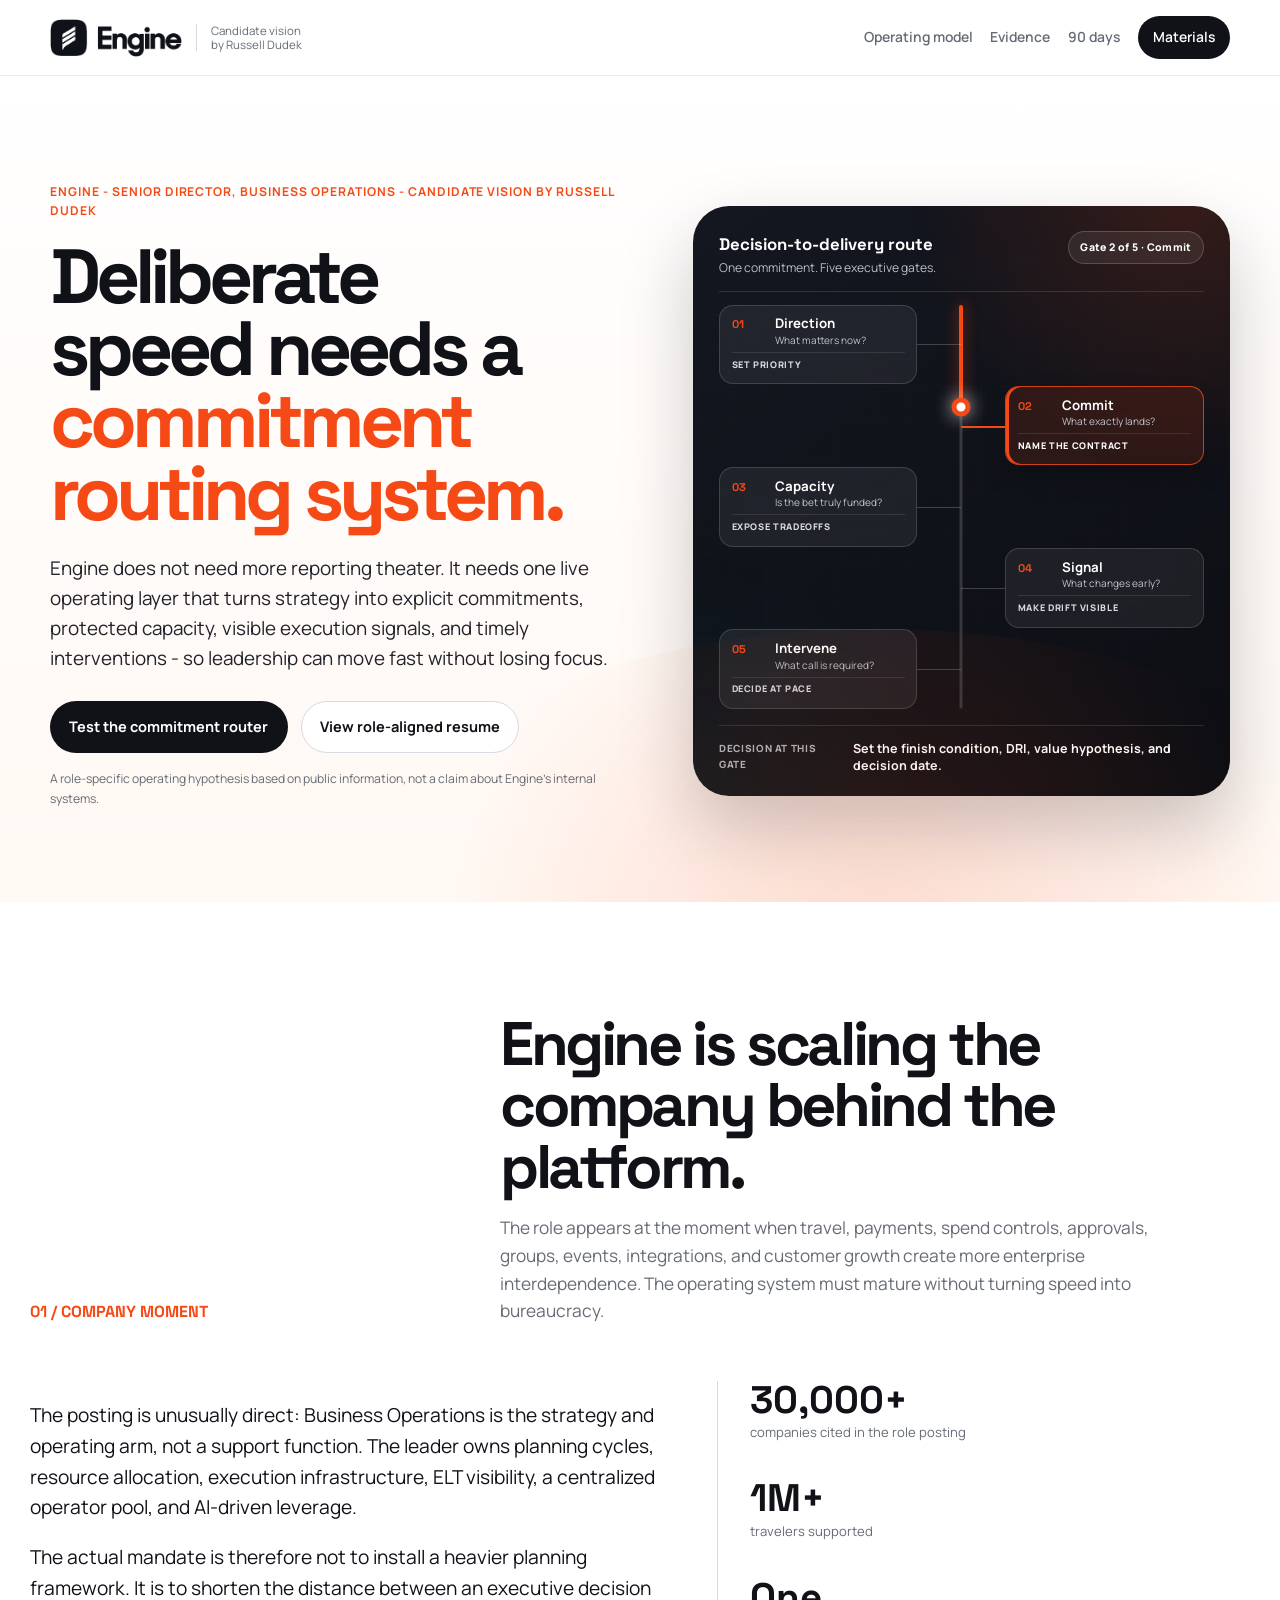
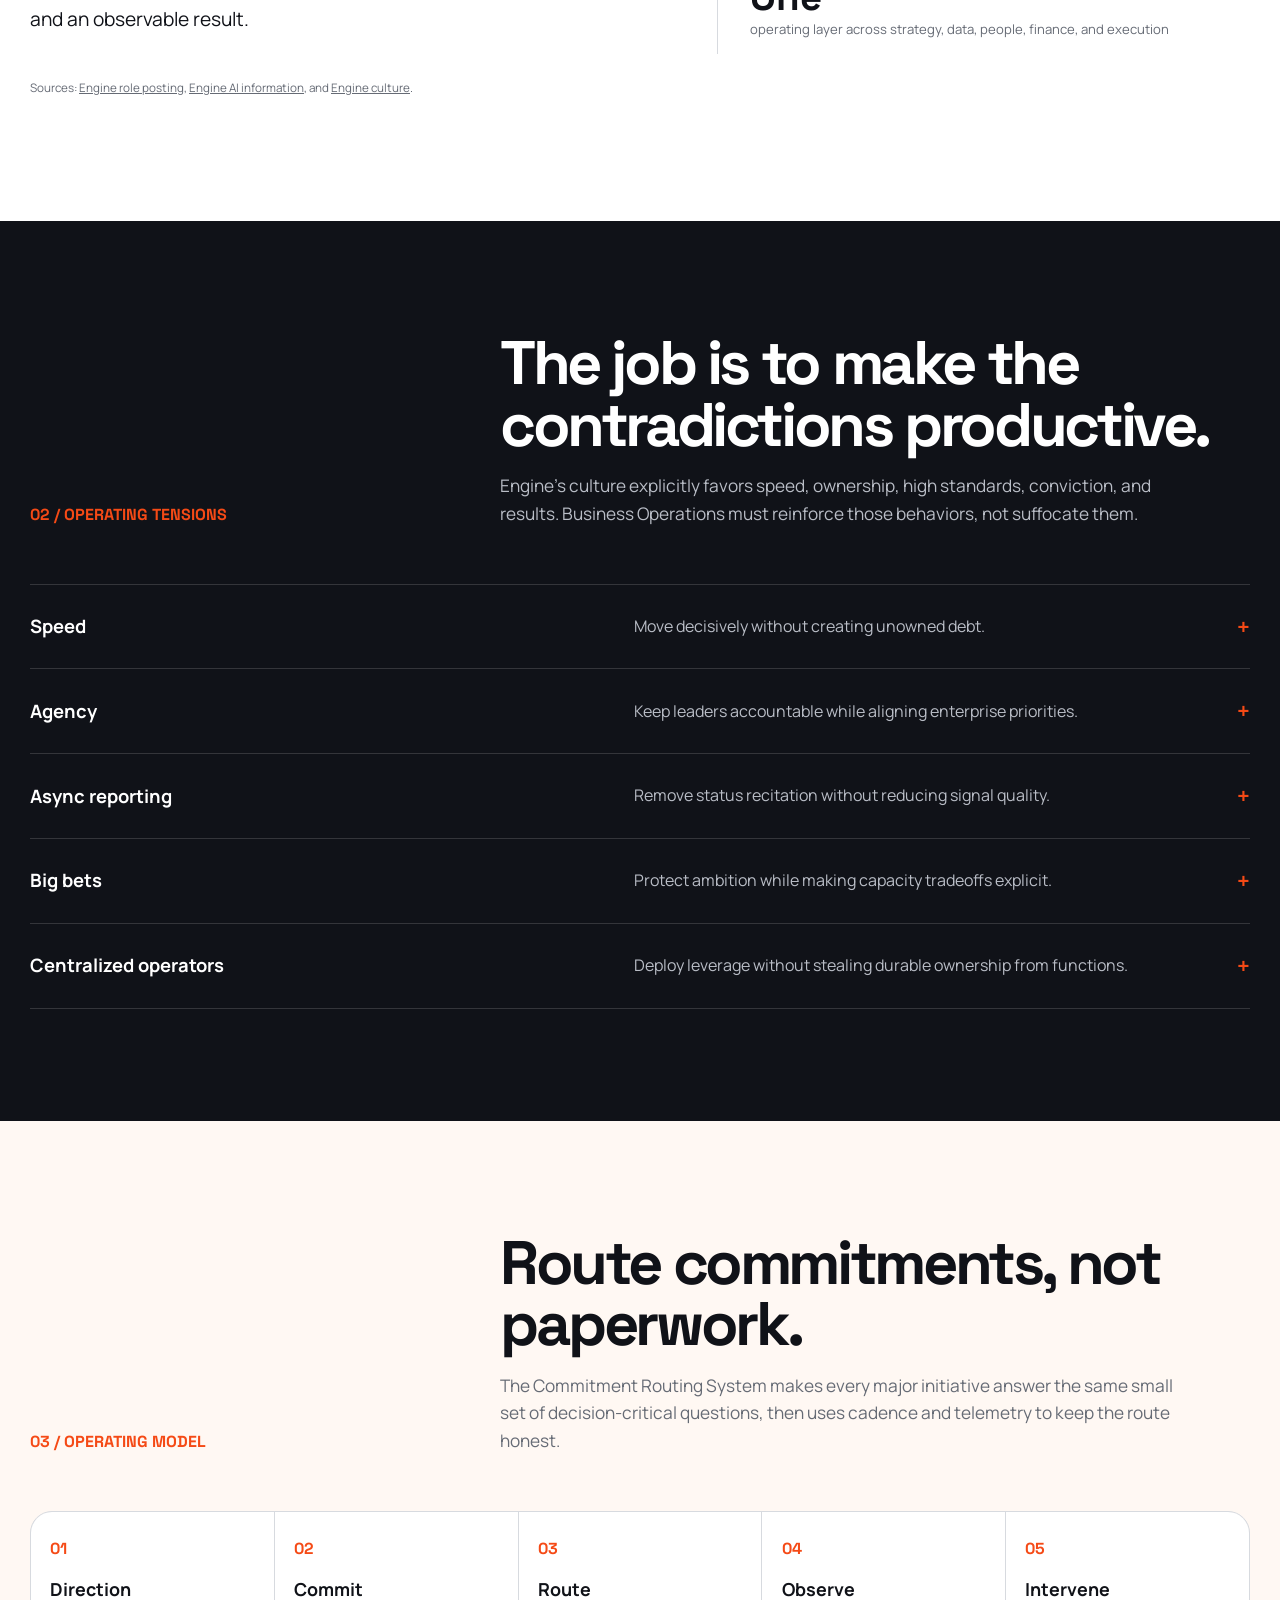
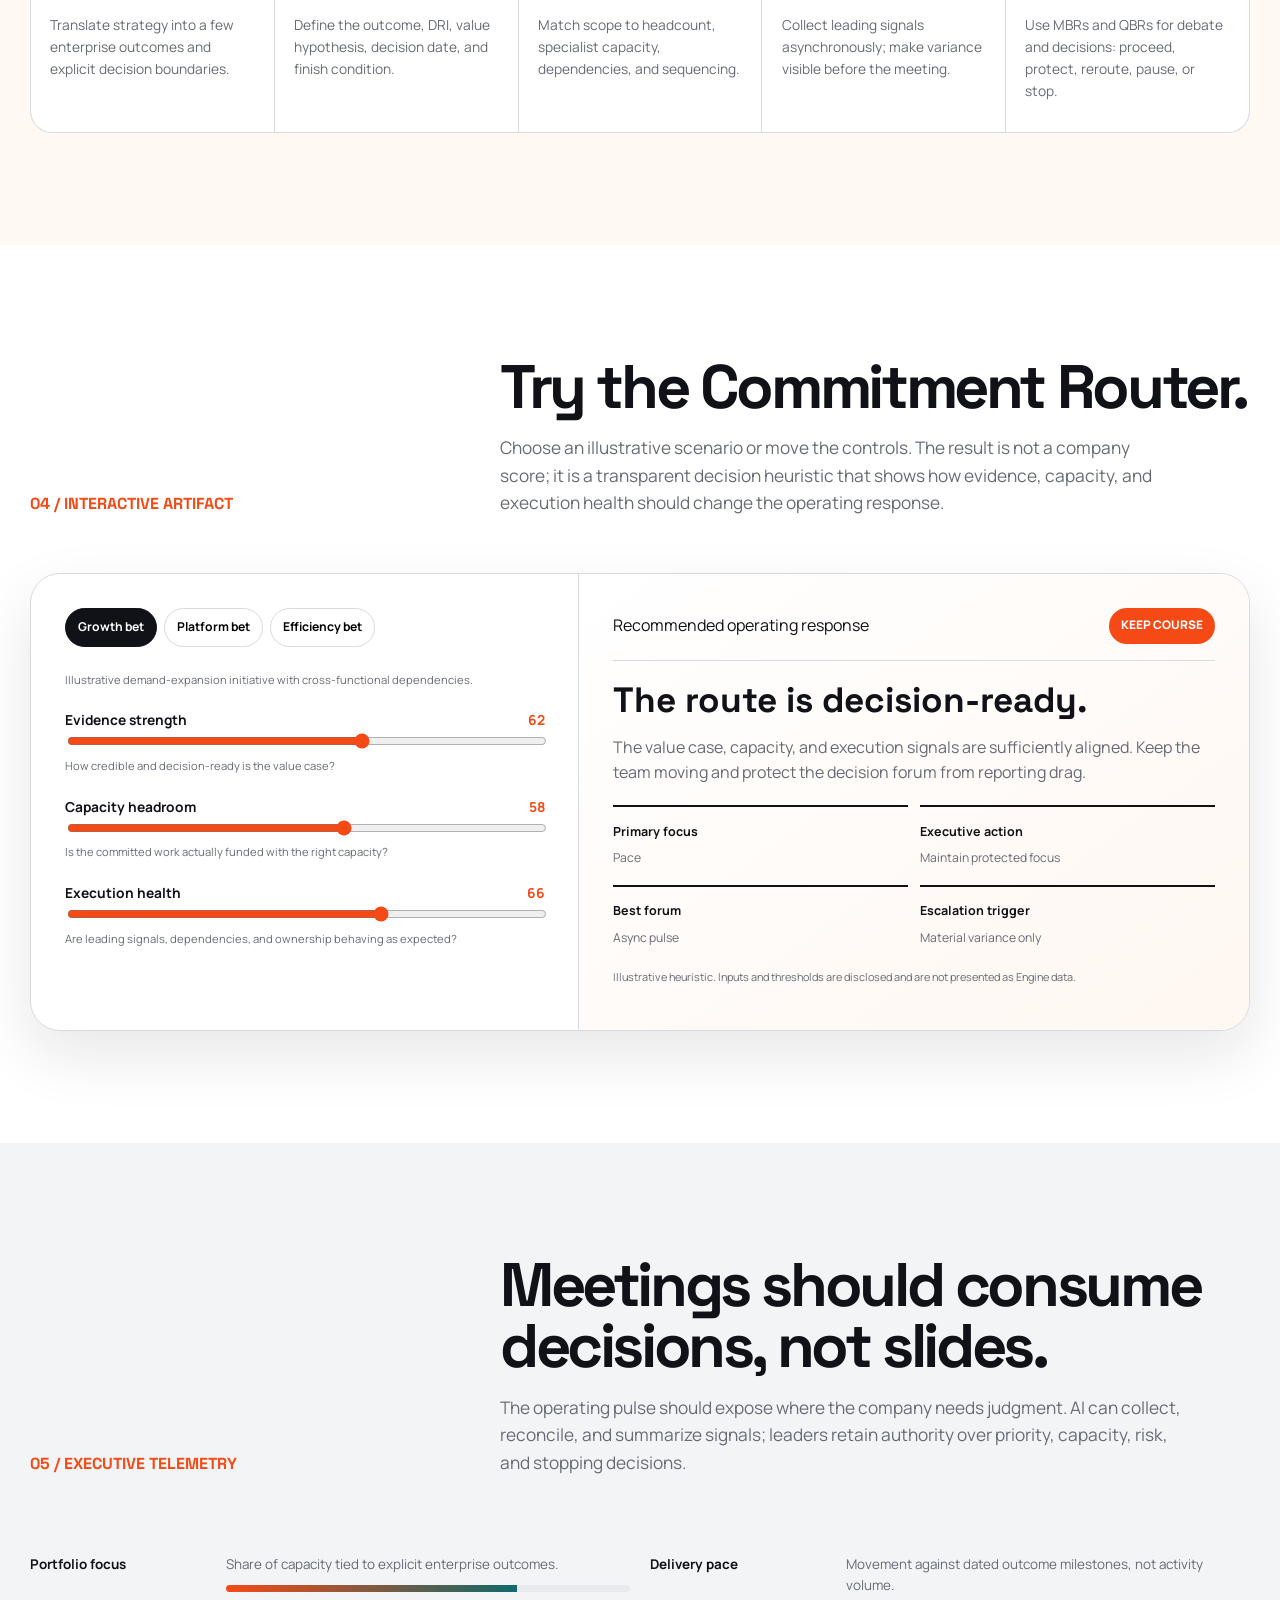
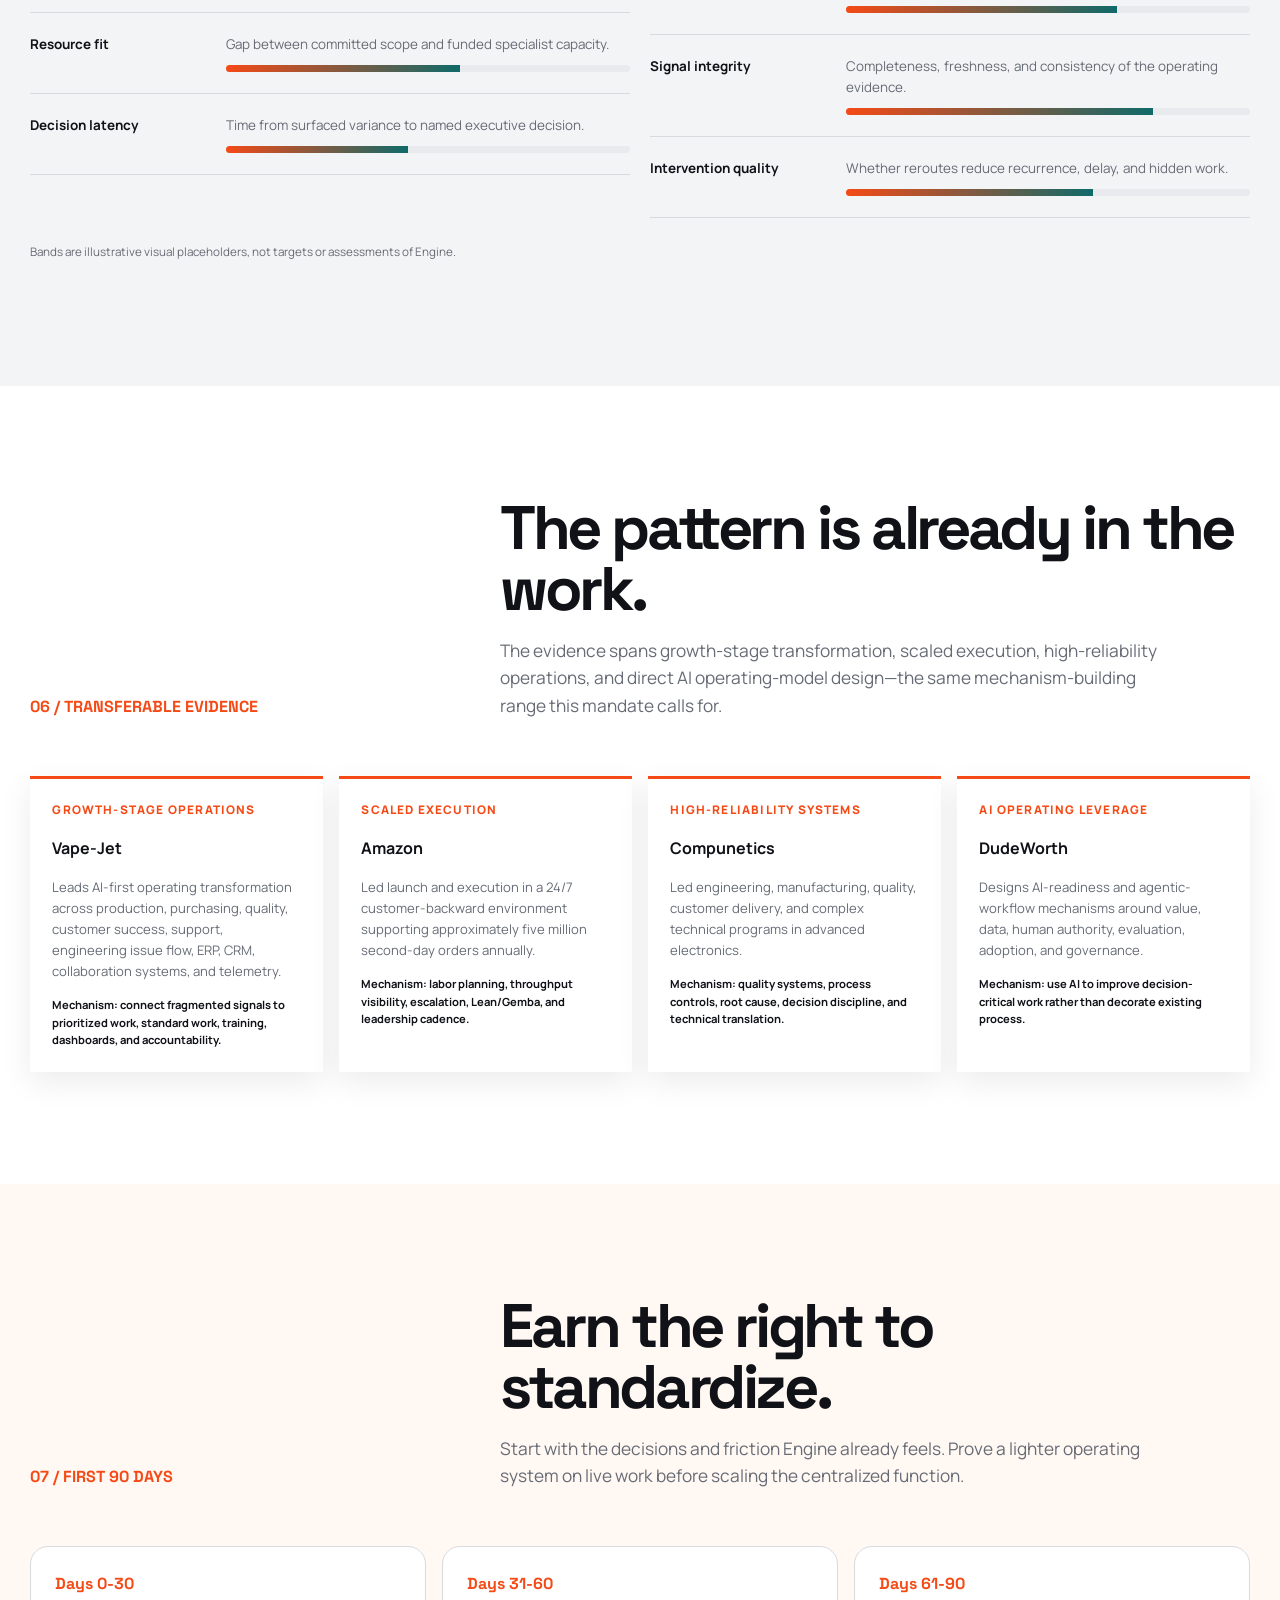
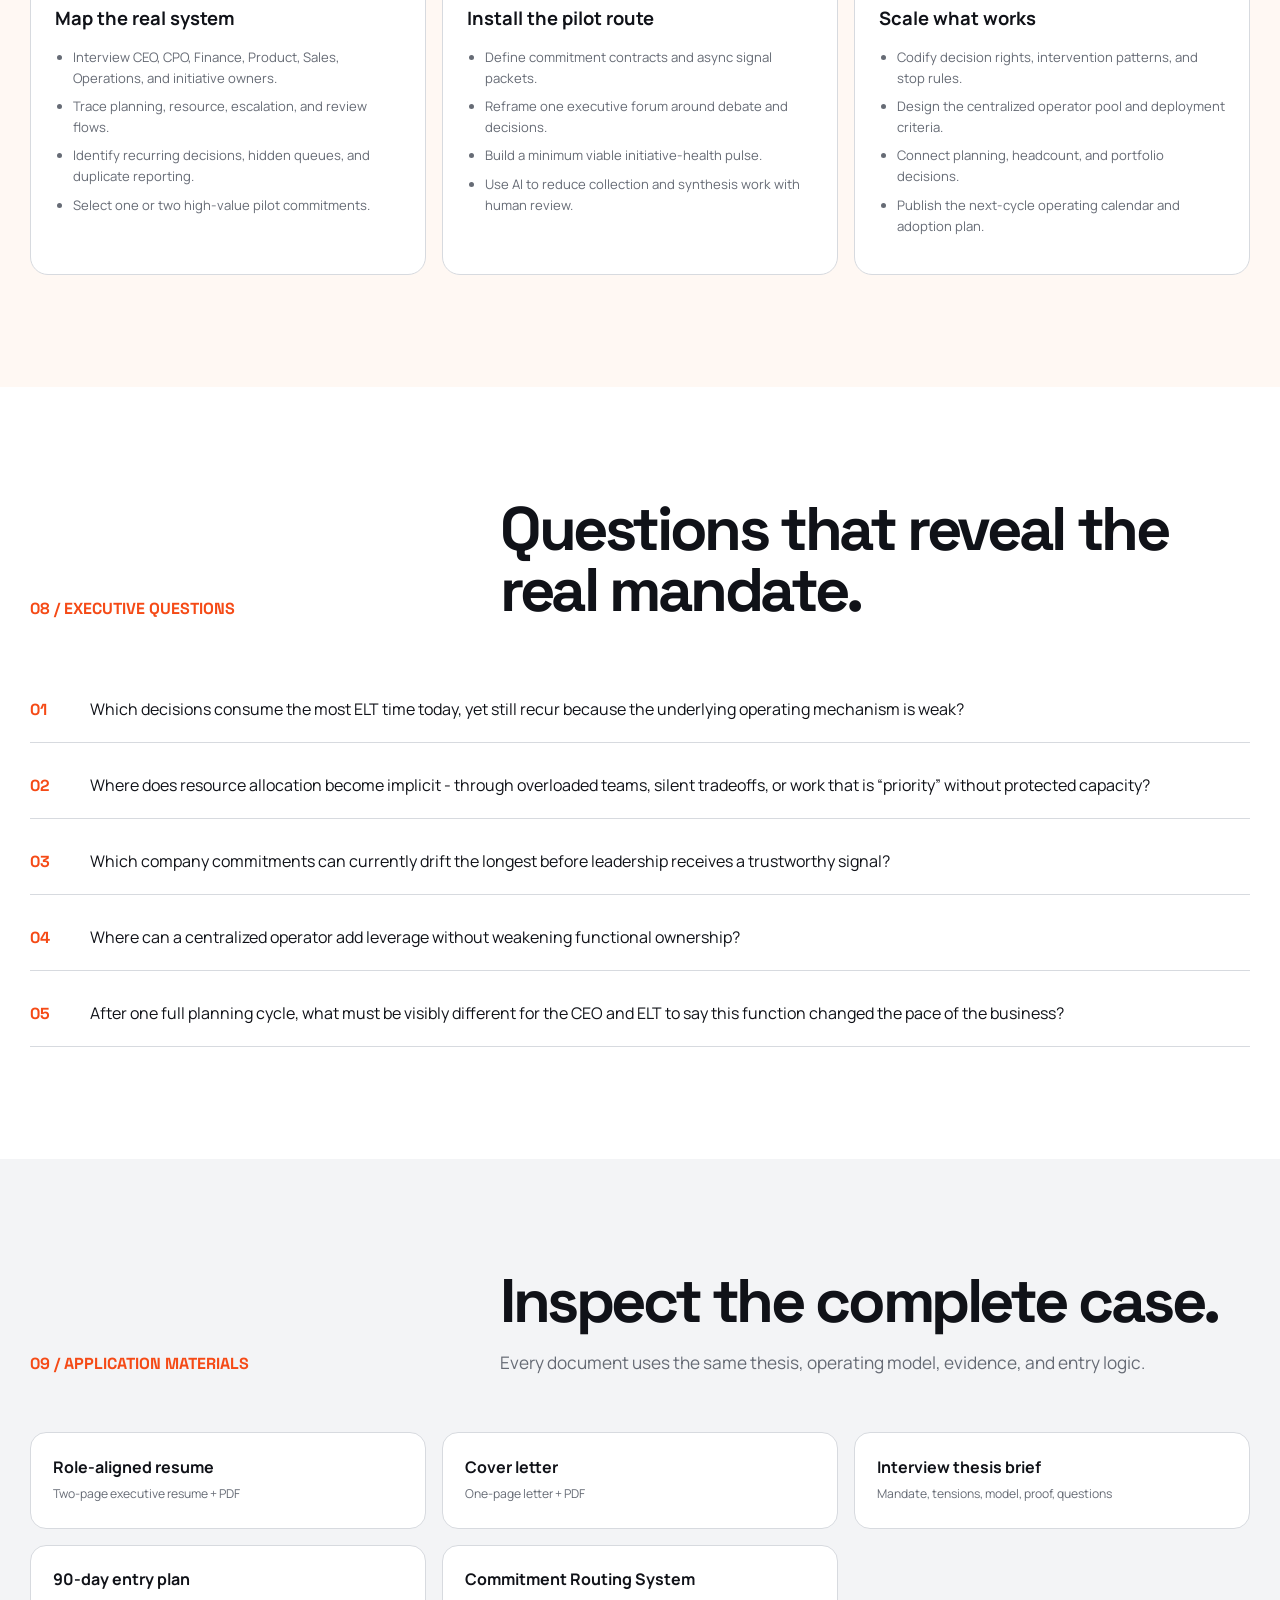
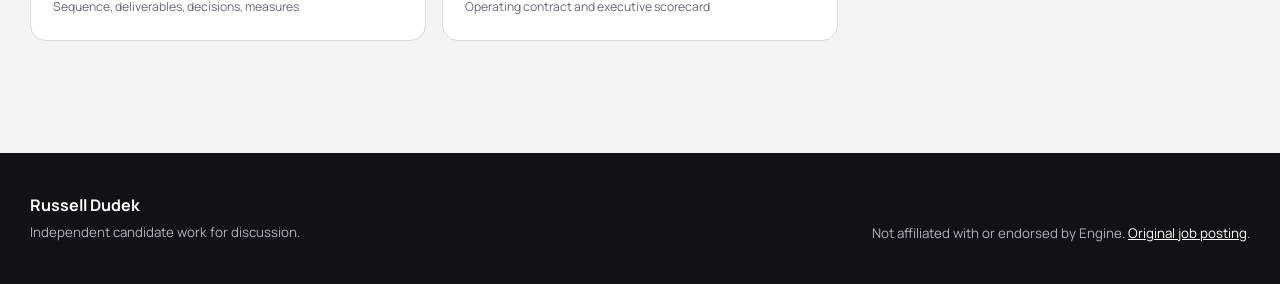
<file: index.html>
<!doctype html><html lang="en"><head><meta charset="utf-8"><meta name="viewport" content="width=device-width,initial-scale=1"><meta name="description" content="Independent candidate vision for Engine's Senior Director, Business Operations role by Russell Dudek."><title>Engine Senior Director, Business Operations - Russell Dudek</title><link rel="stylesheet" href="styles.css"></head><body><a class="skip-link" href="#main">Skip to content</a><header class="site-header"><div class="header-inner"><a class="brand-lockup" href="index.html"><span class="brand-word">ENGINE</span><span class="candidate-label">Candidate vision<br>by Russell Dudek</span></a><nav class="nav" aria-label="Primary"><a href="index.html#model">Operating model</a><a href="index.html#proof">Evidence</a><a href="index.html#plan">90 days</a><a class="nav-cta" href="index.html#downloads">Materials</a></nav></div></header><main id="main">
<section class="hero"><div class="hero-inner"><div><p class="company-id">ENGINE - Senior Director, Business Operations - Candidate vision by Russell Dudek</p><h1>Deliberate speed needs a <span>commitment routing system.</span></h1><p class="hero-copy">Engine does not need more reporting theater. It needs one live operating layer that turns strategy into explicit commitments, protected capacity, visible execution signals, and timely interventions - so leadership can move fast without losing focus.</p><div class="hero-actions"><a class="button primary" href="#router">Test the commitment router</a><a class="button secondary" href="resume.html">View role-aligned resume</a></div><p class="micro-note">A role-specific operating hypothesis based on public information, not a claim about Engine's internal systems.</p></div>
<div class="route-stage" aria-label="Animated commitment routing visual"><div class="route-map"><div class="route-title">Decision-to-delivery route</div><div class="route-sub">Direction - Commitment - Capacity - Signal - Intervention</div><div class="route-grid"><div class="route-line l1"></div><div class="route-line l2"></div><div class="route-line l3"></div><div class="route-line l4"></div><div class="signal"></div><div class="signal s2"></div><div class="signal s3"></div><div class="route-node n1"><strong>Direction</strong><small>What matters now?</small></div><div class="route-node n2"><strong>Commit</strong><small>What exactly lands?</small></div><div class="route-node n3"><strong>Capacity</strong><small>Is the bet truly funded?</small></div><div class="route-node n4"><strong>Signal</strong><small>What changes early?</small></div><div class="route-node n5"><strong>Intervene</strong><small>Proceed, reroute, or stop?</small></div></div></div></div></div></section>

<section class="section" id="moment"><div class="section-inner"><div class="section-head"><div><div class="section-num">01 / COMPANY MOMENT</div></div><div><h2>Engine is scaling the company behind the platform.</h2><p class="section-lede">The role appears at the moment when travel, payments, spend controls, approvals, groups, events, integrations, and customer growth create more enterprise interdependence. The operating system must mature without turning speed into bureaucracy.</p></div></div><div class="moment-grid"><div class="moment-copy"><p>The posting is unusually direct: Business Operations is the strategy and operating arm, not a support function. The leader owns planning cycles, resource allocation, execution infrastructure, ELT visibility, a centralized operator pool, and AI-driven leverage.</p><p>The actual mandate is therefore not to install a heavier planning framework. It is to shorten the distance between an executive decision and an observable result.</p></div><div class="fact-rail"><div class="fact"><strong>30,000+</strong><span>companies cited in the role posting</span></div><div class="fact"><strong>1M+</strong><span>travelers supported</span></div><div class="fact"><strong>One</strong><span>operating layer across strategy, data, people, finance, and execution</span></div></div></div><p class="source-note">Sources: <a href="https://job-boards.greenhouse.io/engine/jobs/7785893003">Engine role posting</a>, <a href="https://engine.com/ai-information">Engine AI information</a>, and <a href="https://engine.com/culture">Engine culture</a>.</p></div></section>

<section class="section dark" id="tensions"><div class="section-inner"><div class="section-head"><div><div class="section-num">02 / OPERATING TENSIONS</div></div><div><h2>The job is to make the contradictions productive.</h2><p class="section-lede">Engine's culture explicitly favors speed, ownership, high standards, conviction, and results. Business Operations must reinforce those behaviors, not suffocate them.</p></div></div><div class="tension-list"><div class="tension"><strong>Speed</strong><span>Move decisively without creating unowned debt.</span><b class="arrow">+</b></div><div class="tension"><strong>Agency</strong><span>Keep leaders accountable while aligning enterprise priorities.</span><b class="arrow">+</b></div><div class="tension"><strong>Async reporting</strong><span>Remove status recitation without reducing signal quality.</span><b class="arrow">+</b></div><div class="tension"><strong>Big bets</strong><span>Protect ambition while making capacity tradeoffs explicit.</span><b class="arrow">+</b></div><div class="tension"><strong>Centralized operators</strong><span>Deploy leverage without stealing durable ownership from functions.</span><b class="arrow">+</b></div></div></div></section>

<section class="section cream" id="model"><div class="section-inner"><div class="section-head"><div><div class="section-num">03 / OPERATING MODEL</div></div><div><h2>Route commitments, not paperwork.</h2><p class="section-lede">The Commitment Routing System makes every major initiative answer the same small set of decision-critical questions, then uses cadence and telemetry to keep the route honest.</p></div></div><div class="model-strip"><div class="model-step"><span class="step-num">01</span><h3>Direction</h3><p>Translate strategy into a few enterprise outcomes and explicit decision boundaries.</p></div><div class="model-step"><span class="step-num">02</span><h3>Commit</h3><p>Define the outcome, DRI, value hypothesis, decision date, and finish condition.</p></div><div class="model-step"><span class="step-num">03</span><h3>Route</h3><p>Match scope to headcount, specialist capacity, dependencies, and sequencing.</p></div><div class="model-step"><span class="step-num">04</span><h3>Observe</h3><p>Collect leading signals asynchronously; make variance visible before the meeting.</p></div><div class="model-step"><span class="step-num">05</span><h3>Intervene</h3><p>Use MBRs and QBRs for debate and decisions: proceed, protect, reroute, pause, or stop.</p></div></div></div></section>

<section class="section" id="router"><div class="section-inner"><div class="section-head"><div><div class="section-num">04 / INTERACTIVE ARTIFACT</div></div><div><h2>Try the Commitment Router.</h2><p class="section-lede">Choose an illustrative scenario or move the controls. The result is not a company score; it is a transparent decision heuristic that shows how evidence, capacity, and execution health should change the operating response.</p></div></div><div class="router-shell"><div class="router-controls"><div class="scenario-tabs" role="tablist" aria-label="Illustrative scenarios"><button class="scenario-tab" data-scenario="growth" aria-selected="true">Growth bet</button><button class="scenario-tab" data-scenario="platform" aria-selected="false">Platform bet</button><button class="scenario-tab" data-scenario="efficiency" aria-selected="false">Efficiency bet</button></div><p id="scenarioContext" class="control-help">Illustrative demand-expansion initiative with cross-functional dependencies.</p><div class="control"><label for="evidence">Evidence strength <output id="evidenceOut">62</output></label><input id="evidence" type="range" min="0" max="100" value="62"><div class="control-help">How credible and decision-ready is the value case?</div></div><div class="control"><label for="capacity">Capacity headroom <output id="capacityOut">58</output></label><input id="capacity" type="range" min="0" max="100" value="58"><div class="control-help">Is the committed work actually funded with the right capacity?</div></div><div class="control"><label for="health">Execution health <output id="healthOut">66</output></label><input id="health" type="range" min="0" max="100" value="66"><div class="control-help">Are leading signals, dependencies, and ownership behaving as expected?</div></div></div><div class="router-output"><div class="decision-state"><span>Recommended operating response</span><span class="decision-badge" id="decisionBadge">KEEP COURSE</span></div><h3 class="decision-title" id="decisionTitle">The route is decision-ready.</h3><p class="decision-copy" id="decisionCopy">The value case, capacity, and execution signals are sufficiently aligned.</p><div class="decision-grid"><div class="decision-cell"><strong>Primary focus</strong><p id="decisionFocus">Pace</p></div><div class="decision-cell"><strong>Executive action</strong><p id="decisionAction">Maintain protected focus</p></div><div class="decision-cell"><strong>Best forum</strong><p id="decisionForum">Async pulse</p></div><div class="decision-cell"><strong>Escalation trigger</strong><p id="decisionTrigger">Material variance only</p></div></div><p class="assumption">Illustrative heuristic. Inputs and thresholds are disclosed and are not presented as Engine data.</p></div></div></div></section>

<section class="section mist" id="telemetry"><div class="section-inner"><div class="section-head"><div><div class="section-num">05 / EXECUTIVE TELEMETRY</div></div><div><h2>Meetings should consume decisions, not slides.</h2><p class="section-lede">The operating pulse should expose where the company needs judgment. AI can collect, reconcile, and summarize signals; leaders retain authority over priority, capacity, risk, and stopping decisions.</p></div></div><div class="scorecard"><div><div class="score-row"><strong>Portfolio focus</strong><span>Share of capacity tied to explicit enterprise outcomes.<div class="score-band"><i style="width:72%"></i></div></span></div><div class="score-row"><strong>Resource fit</strong><span>Gap between committed scope and funded specialist capacity.<div class="score-band"><i style="width:58%"></i></div></span></div><div class="score-row"><strong>Decision latency</strong><span>Time from surfaced variance to named executive decision.<div class="score-band"><i style="width:45%"></i></div></span></div></div><div><div class="score-row"><strong>Delivery pace</strong><span>Movement against dated outcome milestones, not activity volume.<div class="score-band"><i style="width:67%"></i></div></span></div><div class="score-row"><strong>Signal integrity</strong><span>Completeness, freshness, and consistency of the operating evidence.<div class="score-band"><i style="width:76%"></i></div></span></div><div class="score-row"><strong>Intervention quality</strong><span>Whether reroutes reduce recurrence, delay, and hidden work.<div class="score-band"><i style="width:61%"></i></div></span></div></div></div><p class="source-note">Bands are illustrative visual placeholders, not targets or assessments of Engine.</p></div></section>

<section class="section" id="proof"><div class="section-inner"><div class="section-head"><div><div class="section-num">06 / TRANSFERABLE EVIDENCE</div></div><div><h2>The pattern is already in the work.</h2><p class="section-lede">The evidence spans growth-stage transformation, scaled execution, high-reliability operations, and direct AI operating-model design—the same mechanism-building range this mandate calls for.</p></div></div><div class="proof-map"><article class="proof"><div class="eyebrow">Growth-stage operations</div><h3>Vape-Jet</h3><p>Leads AI-first operating transformation across production, purchasing, quality, customer success, support, engineering issue flow, ERP, CRM, collaboration systems, and telemetry.</p><div class="evidence">Mechanism: connect fragmented signals to prioritized work, standard work, training, dashboards, and accountability.</div></article><article class="proof"><div class="eyebrow">Scaled execution</div><h3>Amazon</h3><p>Led launch and execution in a 24/7 customer-backward environment supporting approximately five million second-day orders annually.</p><div class="evidence">Mechanism: labor planning, throughput visibility, escalation, Lean/Gemba, and leadership cadence.</div></article><article class="proof"><div class="eyebrow">High-reliability systems</div><h3>Compunetics</h3><p>Led engineering, manufacturing, quality, customer delivery, and complex technical programs in advanced electronics.</p><div class="evidence">Mechanism: quality systems, process controls, root cause, decision discipline, and technical translation.</div></article><article class="proof"><div class="eyebrow">AI operating leverage</div><h3>DudeWorth</h3><p>Designs AI-readiness and agentic-workflow mechanisms around value, data, human authority, evaluation, adoption, and governance.</p><div class="evidence">Mechanism: use AI to improve decision-critical work rather than decorate existing process.</div></article></div></div></section>

<section class="section cream" id="plan"><div class="section-inner"><div class="section-head"><div><div class="section-num">07 / FIRST 90 DAYS</div></div><div><h2>Earn the right to standardize.</h2><p class="section-lede">Start with the decisions and friction Engine already feels. Prove a lighter operating system on live work before scaling the centralized function.</p></div></div><div class="timeline"><article class="phase"><span class="days">Days 0-30</span><h3>Map the real system</h3><ul><li>Interview CEO, CPO, Finance, Product, Sales, Operations, and initiative owners.</li><li>Trace planning, resource, escalation, and review flows.</li><li>Identify recurring decisions, hidden queues, and duplicate reporting.</li><li>Select one or two high-value pilot commitments.</li></ul></article><article class="phase"><span class="days">Days 31-60</span><h3>Install the pilot route</h3><ul><li>Define commitment contracts and async signal packets.</li><li>Reframe one executive forum around debate and decisions.</li><li>Build a minimum viable initiative-health pulse.</li><li>Use AI to reduce collection and synthesis work with human review.</li></ul></article><article class="phase"><span class="days">Days 61-90</span><h3>Scale what works</h3><ul><li>Codify decision rights, intervention patterns, and stop rules.</li><li>Design the centralized operator pool and deployment criteria.</li><li>Connect planning, headcount, and portfolio decisions.</li><li>Publish the next-cycle operating calendar and adoption plan.</li></ul></article></div></div></section>

<section class="section" id="questions"><div class="section-inner"><div class="section-head"><div><div class="section-num">08 / EXECUTIVE QUESTIONS</div></div><div><h2>Questions that reveal the real mandate.</h2></div></div><div class="questions"><div class="question"><b>01</b><span>Which decisions consume the most ELT time today, yet still recur because the underlying operating mechanism is weak?</span></div><div class="question"><b>02</b><span>Where does resource allocation become implicit - through overloaded teams, silent tradeoffs, or work that is “priority” without protected capacity?</span></div><div class="question"><b>03</b><span>Which company commitments can currently drift the longest before leadership receives a trustworthy signal?</span></div><div class="question"><b>04</b><span>Where can a centralized operator add leverage without weakening functional ownership?</span></div><div class="question"><b>05</b><span>After one full planning cycle, what must be visibly different for the CEO and ELT to say this function changed the pace of the business?</span></div></div></div></section>

<section class="section mist" id="downloads"><div class="section-inner"><div class="section-head"><div><div class="section-num">09 / APPLICATION MATERIALS</div></div><div><h2>Inspect the complete case.</h2><p class="section-lede">Every document uses the same thesis, operating model, evidence, and entry logic.</p></div></div><div class="download-grid"><a class="download" href="resume.html"><strong>Role-aligned resume</strong><span>Two-page executive resume + PDF</span></a><a class="download" href="cover-letter.html"><strong>Cover letter</strong><span>One-page letter + PDF</span></a><a class="download" href="interview-brief.html"><strong>Interview thesis brief</strong><span>Mandate, tensions, model, proof, questions</span></a><a class="download" href="90-day-plan.html"><strong>90-day entry plan</strong><span>Sequence, deliverables, decisions, measures</span></a><a class="download" href="commitment-router.html"><strong>Commitment Routing System</strong><span>Operating contract and executive scorecard</span></a></div></div></section>
</main><footer class="footer"><div class="footer-inner"><div><strong>Russell Dudek</strong><br><small>Independent candidate work for discussion.</small></div><small>Not affiliated with or endorsed by Engine. <a href="https://job-boards.greenhouse.io/engine/jobs/7785893003">Original job posting</a>.</small></div></footer><script src="script.js"></script></body></html>
</file>
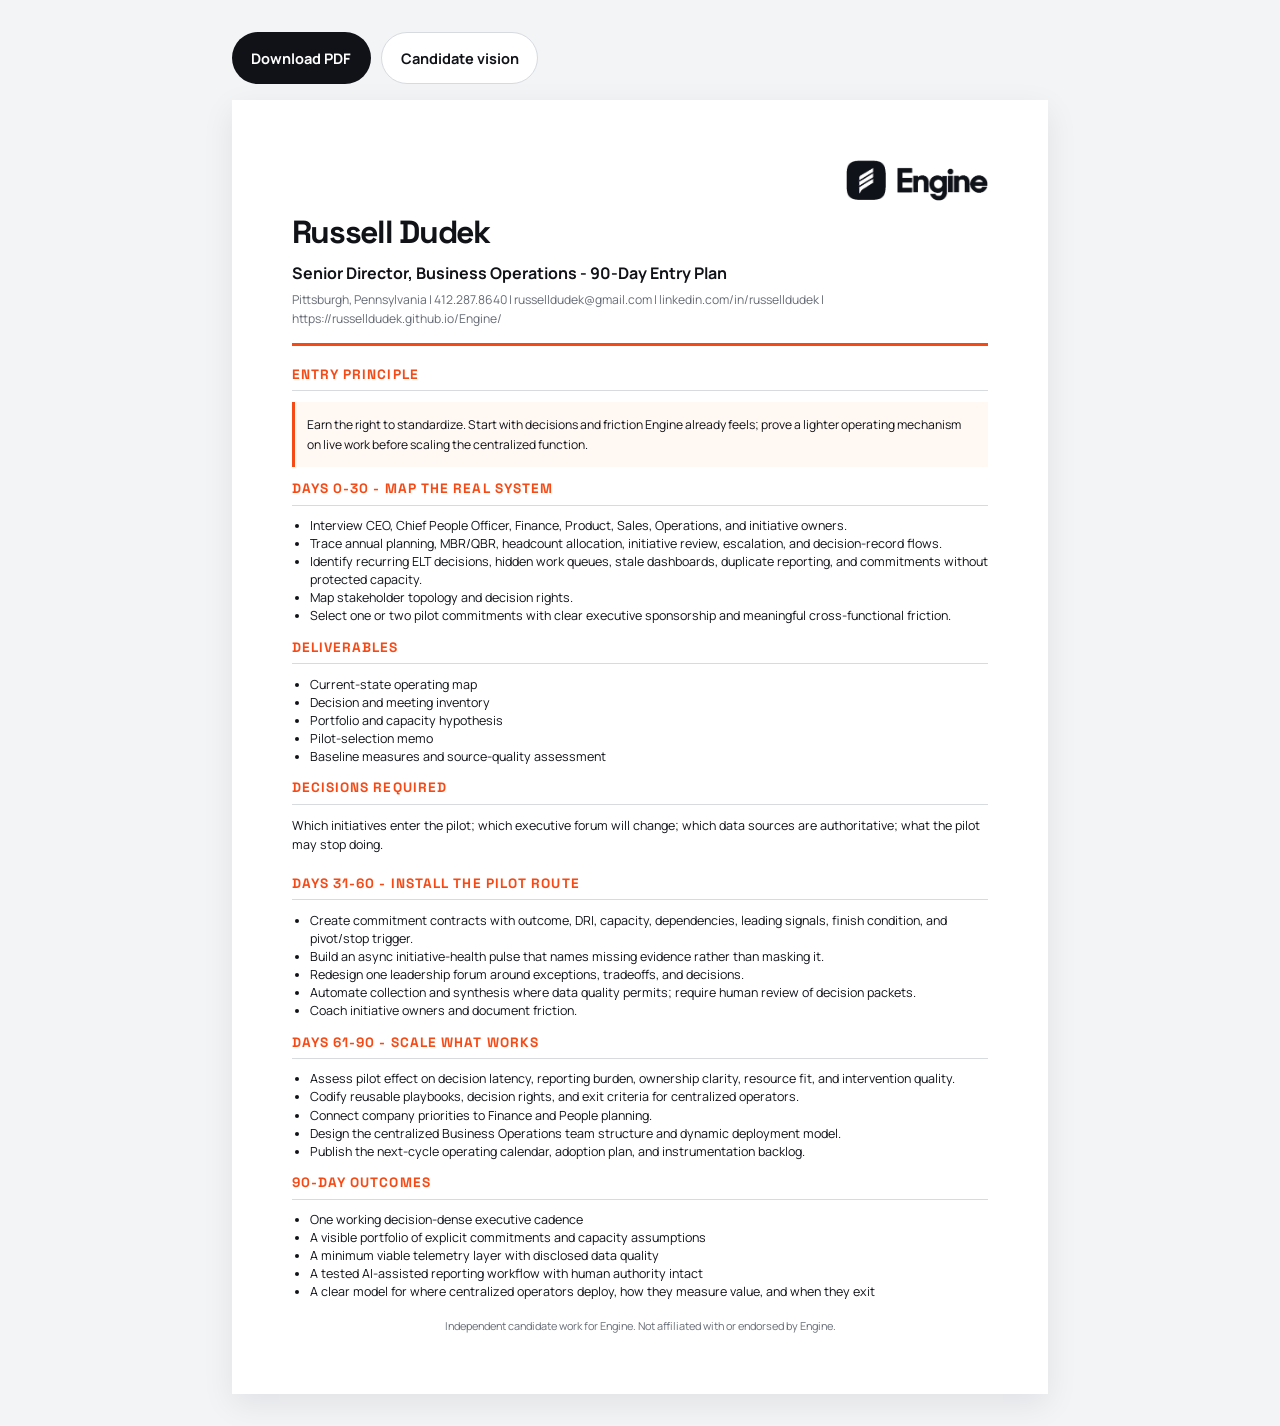
<file: 90-day-plan.html>
<!doctype html><html lang="en"><head><meta charset="utf-8"><meta name="viewport" content="width=device-width,initial-scale=1"><title>Engine 90-Day Entry Plan</title><link rel="stylesheet" href="styles.css"></head><body class="doc-body"><div class="doc-actions no-print"><a class="button primary" href="pdfs/Russell-Dudek-Engine-90-Day-Plan.pdf">Download PDF</a><a class="button secondary" href="index.html">Candidate vision</a></div><main class="doc-sheet"><header class="doc-header"><h1>Russell Dudek</h1><div class="doc-role">Senior Director, Business Operations - 90-Day Entry Plan</div><div class="doc-contact">Pittsburgh, Pennsylvania | 412.287.8640 | russelldudek@gmail.com | linkedin.com/in/russelldudek | https://russelldudek.github.io/Engine/</div></header><section class="doc-section"><h2>Entry Principle</h2><div class="doc-note">Earn the right to standardize. Start with decisions and friction Engine already feels; prove a lighter operating mechanism on live work before scaling the centralized function.</div><h2>Days 0-30 - Map the Real System</h2><ul><li>Interview CEO, Chief People Officer, Finance, Product, Sales, Operations, and initiative owners.</li><li>Trace annual planning, MBR/QBR, headcount allocation, initiative review, escalation, and decision-record flows.</li><li>Identify recurring ELT decisions, hidden work queues, stale dashboards, duplicate reporting, and commitments without protected capacity.</li><li>Map stakeholder topology and decision rights.</li><li>Select one or two pilot commitments with clear executive sponsorship and meaningful cross-functional friction.</li></ul><h2>Deliverables</h2><ul><li>Current-state operating map</li><li>Decision and meeting inventory</li><li>Portfolio and capacity hypothesis</li><li>Pilot-selection memo</li><li>Baseline measures and source-quality assessment</li></ul><h2>Decisions Required</h2><p>Which initiatives enter the pilot; which executive forum will change; which data sources are authoritative; what the pilot may stop doing.</p></section><div class="page-break"></div><section class="doc-section"><h2>Days 31-60 - Install the Pilot Route</h2><ul><li>Create commitment contracts with outcome, DRI, capacity, dependencies, leading signals, finish condition, and pivot/stop trigger.</li><li>Build an async initiative-health pulse that names missing evidence rather than masking it.</li><li>Redesign one leadership forum around exceptions, tradeoffs, and decisions.</li><li>Automate collection and synthesis where data quality permits; require human review of decision packets.</li><li>Coach initiative owners and document friction.</li></ul><h2>Days 61-90 - Scale What Works</h2><ul><li>Assess pilot effect on decision latency, reporting burden, ownership clarity, resource fit, and intervention quality.</li><li>Codify reusable playbooks, decision rights, and exit criteria for centralized operators.</li><li>Connect company priorities to Finance and People planning.</li><li>Design the centralized Business Operations team structure and dynamic deployment model.</li><li>Publish the next-cycle operating calendar, adoption plan, and instrumentation backlog.</li></ul><h2>90-Day Outcomes</h2><ul><li>One working decision-dense executive cadence</li><li>A visible portfolio of explicit commitments and capacity assumptions</li><li>A minimum viable telemetry layer with disclosed data quality</li><li>A tested AI-assisted reporting workflow with human authority intact</li><li>A clear model for where centralized operators deploy, how they measure value, and when they exit</li></ul></section><div class="doc-footer-note">Independent candidate work for Engine. Not affiliated with or endorsed by Engine.</div></main></body></html>
</file>
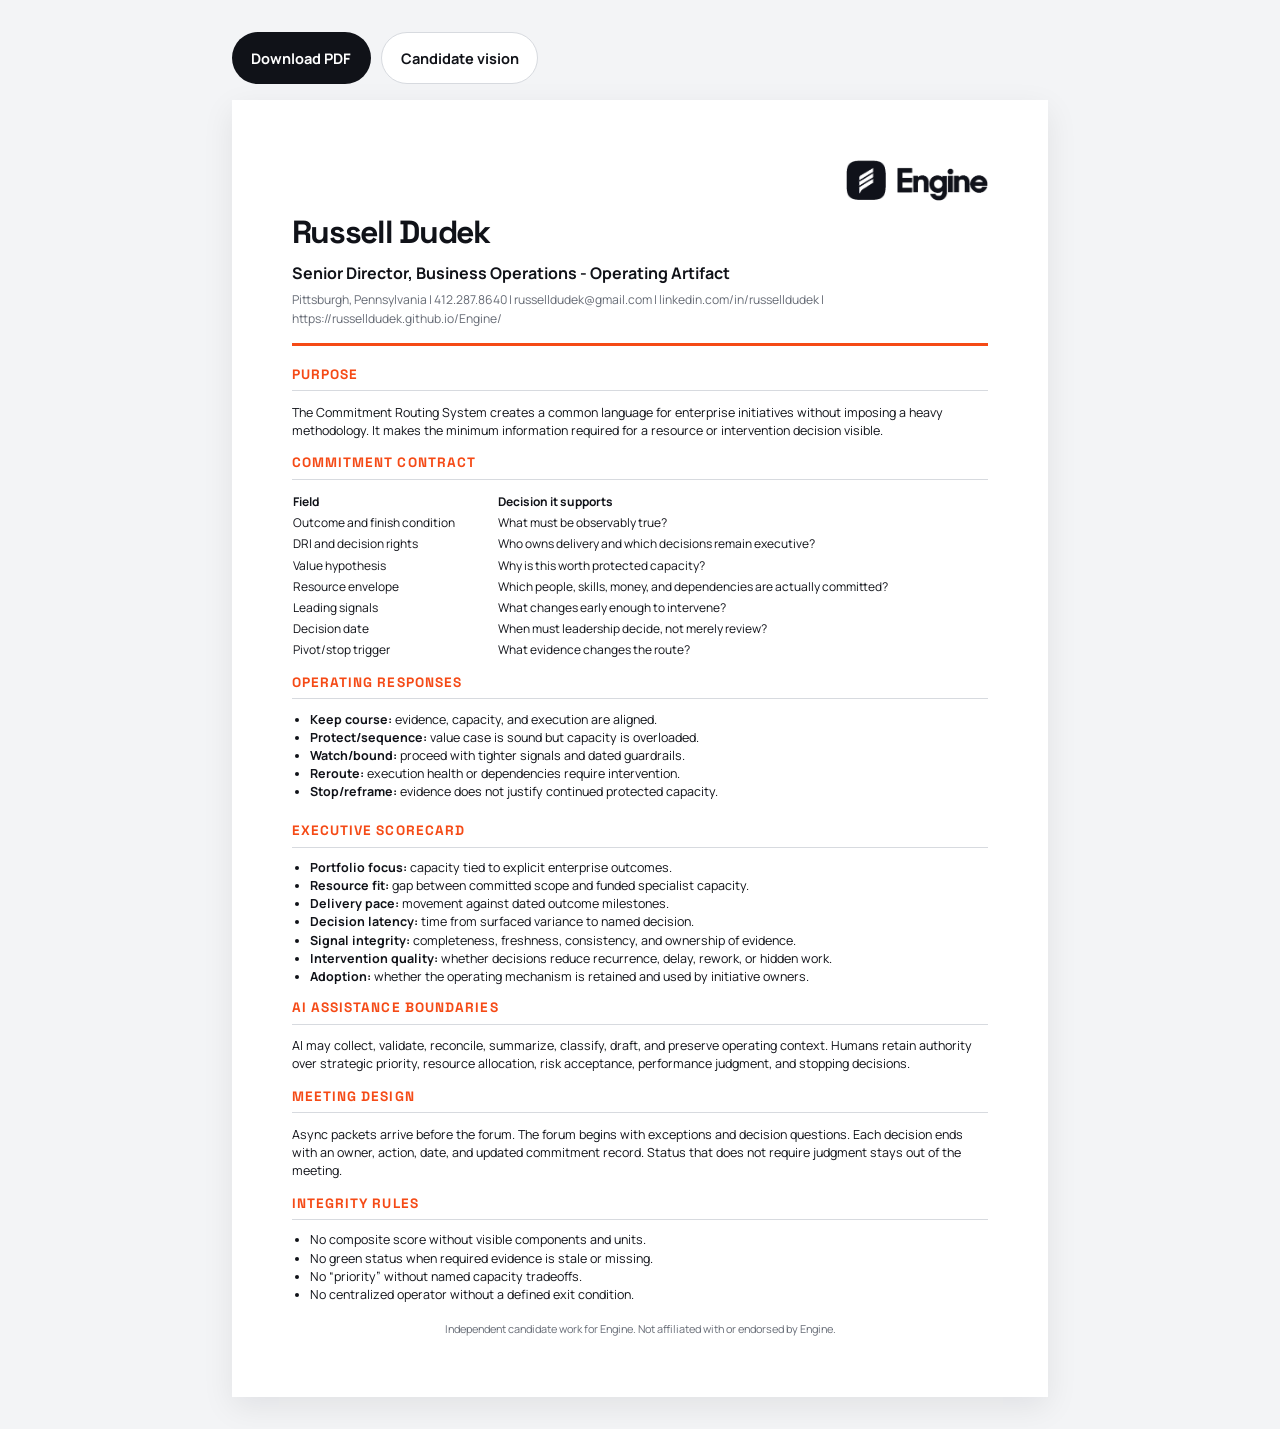
<file: commitment-router.html>
<!doctype html><html lang="en"><head><meta charset="utf-8"><meta name="viewport" content="width=device-width,initial-scale=1"><title>Engine Commitment Routing System</title><link rel="stylesheet" href="styles.css"></head><body class="doc-body"><div class="doc-actions no-print"><a class="button primary" href="pdfs/Russell-Dudek-Engine-Commitment-Routing-System.pdf">Download PDF</a><a class="button secondary" href="index.html">Candidate vision</a></div><main class="doc-sheet"><header class="doc-header"><h1>Russell Dudek</h1><div class="doc-role">Senior Director, Business Operations - Operating Artifact</div><div class="doc-contact">Pittsburgh, Pennsylvania | 412.287.8640 | russelldudek@gmail.com | linkedin.com/in/russelldudek | https://russelldudek.github.io/Engine/</div></header><section class="doc-section"><h2>Purpose</h2><p>The Commitment Routing System creates a common language for enterprise initiatives without imposing a heavy methodology. It makes the minimum information required for a resource or intervention decision visible.</p><h2>Commitment Contract</h2><table style="width:100%;border-collapse:collapse;font-size:.75rem"><tr><th align="left">Field</th><th align="left">Decision it supports</th></tr><tr><td>Outcome and finish condition</td><td>What must be observably true?</td></tr><tr><td>DRI and decision rights</td><td>Who owns delivery and which decisions remain executive?</td></tr><tr><td>Value hypothesis</td><td>Why is this worth protected capacity?</td></tr><tr><td>Resource envelope</td><td>Which people, skills, money, and dependencies are actually committed?</td></tr><tr><td>Leading signals</td><td>What changes early enough to intervene?</td></tr><tr><td>Decision date</td><td>When must leadership decide, not merely review?</td></tr><tr><td>Pivot/stop trigger</td><td>What evidence changes the route?</td></tr></table><h2>Operating Responses</h2><ul><li><strong>Keep course:</strong> evidence, capacity, and execution are aligned.</li><li><strong>Protect/sequence:</strong> value case is sound but capacity is overloaded.</li><li><strong>Watch/bound:</strong> proceed with tighter signals and dated guardrails.</li><li><strong>Reroute:</strong> execution health or dependencies require intervention.</li><li><strong>Stop/reframe:</strong> evidence does not justify continued protected capacity.</li></ul></section><div class="page-break"></div><section class="doc-section"><h2>Executive Scorecard</h2><ul><li><strong>Portfolio focus:</strong> capacity tied to explicit enterprise outcomes.</li><li><strong>Resource fit:</strong> gap between committed scope and funded specialist capacity.</li><li><strong>Delivery pace:</strong> movement against dated outcome milestones.</li><li><strong>Decision latency:</strong> time from surfaced variance to named decision.</li><li><strong>Signal integrity:</strong> completeness, freshness, consistency, and ownership of evidence.</li><li><strong>Intervention quality:</strong> whether decisions reduce recurrence, delay, rework, or hidden work.</li><li><strong>Adoption:</strong> whether the operating mechanism is retained and used by initiative owners.</li></ul><h2>AI Assistance Boundaries</h2><p>AI may collect, validate, reconcile, summarize, classify, draft, and preserve operating context. Humans retain authority over strategic priority, resource allocation, risk acceptance, performance judgment, and stopping decisions.</p><h2>Meeting Design</h2><p>Async packets arrive before the forum. The forum begins with exceptions and decision questions. Each decision ends with an owner, action, date, and updated commitment record. Status that does not require judgment stays out of the meeting.</p><h2>Integrity Rules</h2><ul><li>No composite score without visible components and units.</li><li>No green status when required evidence is stale or missing.</li><li>No “priority” without named capacity tradeoffs.</li><li>No centralized operator without a defined exit condition.</li></ul></section><div class="doc-footer-note">Independent candidate work for Engine. Not affiliated with or endorsed by Engine.</div></main></body></html>
</file>
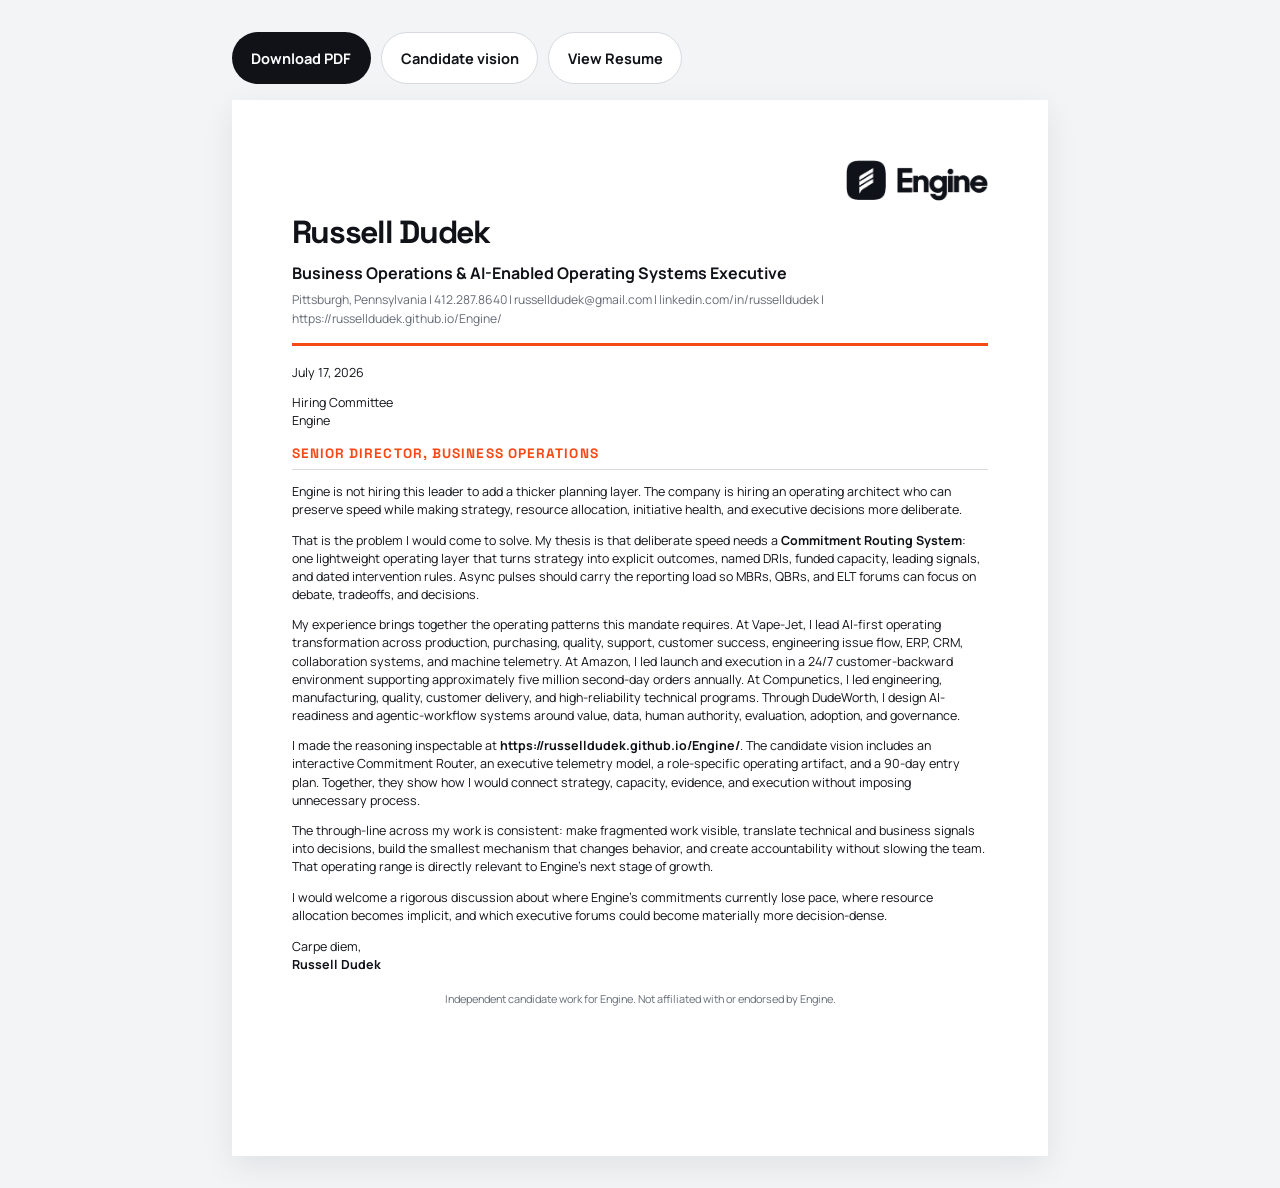
<file: cover-letter.html>
<!doctype html><html lang="en"><head><meta charset="utf-8"><meta name="viewport" content="width=device-width,initial-scale=1"><title>Russell Dudek - Engine Cover Letter</title><link rel="stylesheet" href="styles.css"></head><body class="doc-body"><div class="doc-actions no-print"><a class="button primary" href="pdfs/Russell-Dudek-Engine-Cover-Letter.pdf">Download PDF</a><a class="button secondary" href="index.html">Candidate vision</a><a class="button secondary" href="resume.html">View Resume</a></div><main class="doc-sheet"><header class="doc-header"><h1>Russell Dudek</h1><div class="doc-role">Business Operations & AI-Enabled Operating Systems Executive</div><div class="doc-contact">Pittsburgh, Pennsylvania | 412.287.8640 | russelldudek@gmail.com | linkedin.com/in/russelldudek | https://russelldudek.github.io/Engine/</div></header><section class="doc-section"><p>July 17, 2026</p><p>Hiring Committee<br>Engine</p><h2>Senior Director, Business Operations</h2><p>Engine is not hiring this leader to add a thicker planning layer. The company is hiring an operating architect who can preserve speed while making strategy, resource allocation, initiative health, and executive decisions more deliberate.</p><p>That is the problem I would come to solve. My thesis is that deliberate speed needs a <strong>Commitment Routing System</strong>: one lightweight operating layer that turns strategy into explicit outcomes, named DRIs, funded capacity, leading signals, and dated intervention rules. Async pulses should carry the reporting load so MBRs, QBRs, and ELT forums can focus on debate, tradeoffs, and decisions.</p><p>My experience brings together the operating patterns this mandate requires. At Vape-Jet, I lead AI-first operating transformation across production, purchasing, quality, support, customer success, engineering issue flow, ERP, CRM, collaboration systems, and machine telemetry. At Amazon, I led launch and execution in a 24/7 customer-backward environment supporting approximately five million second-day orders annually. At Compunetics, I led engineering, manufacturing, quality, customer delivery, and high-reliability technical programs. Through DudeWorth, I design AI-readiness and agentic-workflow systems around value, data, human authority, evaluation, adoption, and governance.</p><p>I made the reasoning inspectable at <strong>https://russelldudek.github.io/Engine/</strong>. The candidate vision includes an interactive Commitment Router, an executive telemetry model, a role-specific operating artifact, and a 90-day entry plan. Together, they show how I would connect strategy, capacity, evidence, and execution without imposing unnecessary process.</p><p>The through-line across my work is consistent: make fragmented work visible, translate technical and business signals into decisions, build the smallest mechanism that changes behavior, and create accountability without slowing the team. That operating range is directly relevant to Engine's next stage of growth.</p><p>I would welcome a rigorous discussion about where Engine's commitments currently lose pace, where resource allocation becomes implicit, and which executive forums could become materially more decision-dense.</p><p>Carpe diem,<br><strong>Russell Dudek</strong></p></section><div class="doc-footer-note">Independent candidate work for Engine. Not affiliated with or endorsed by Engine.</div></main></body></html>
</file>
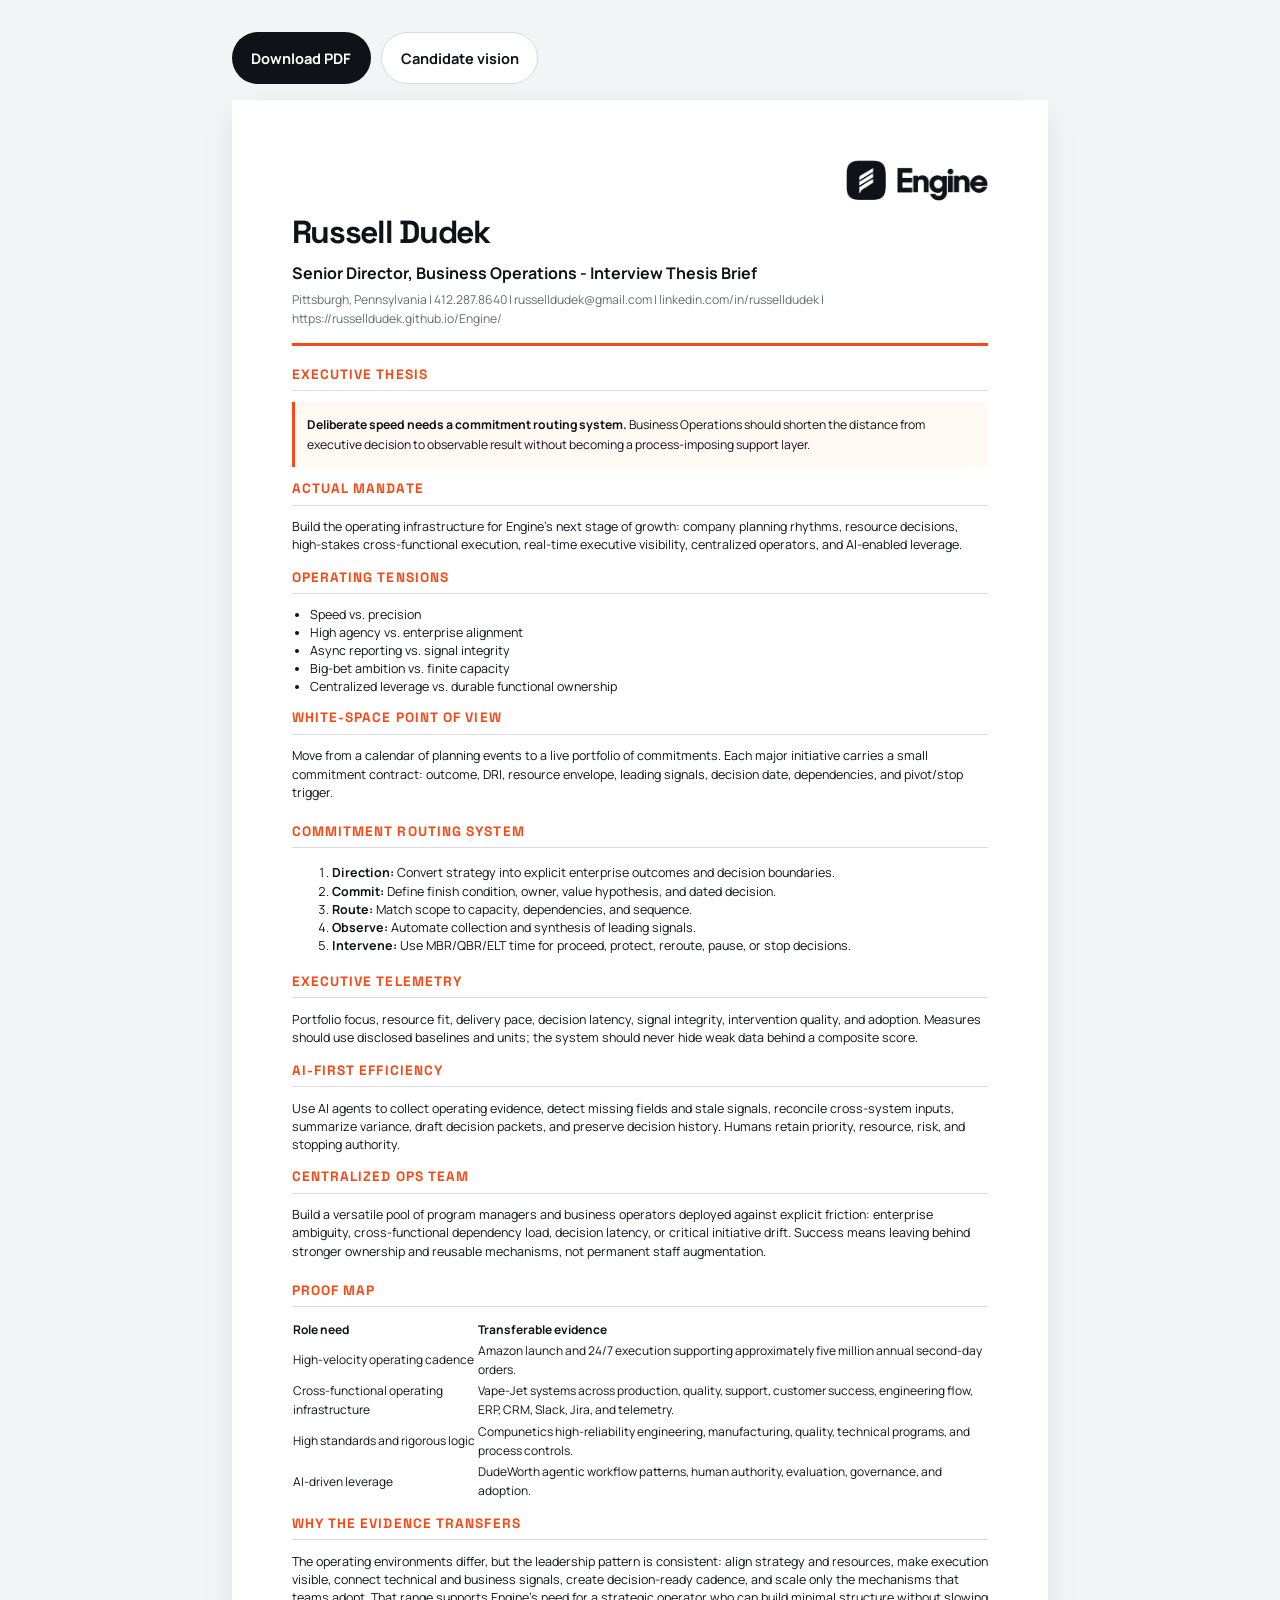
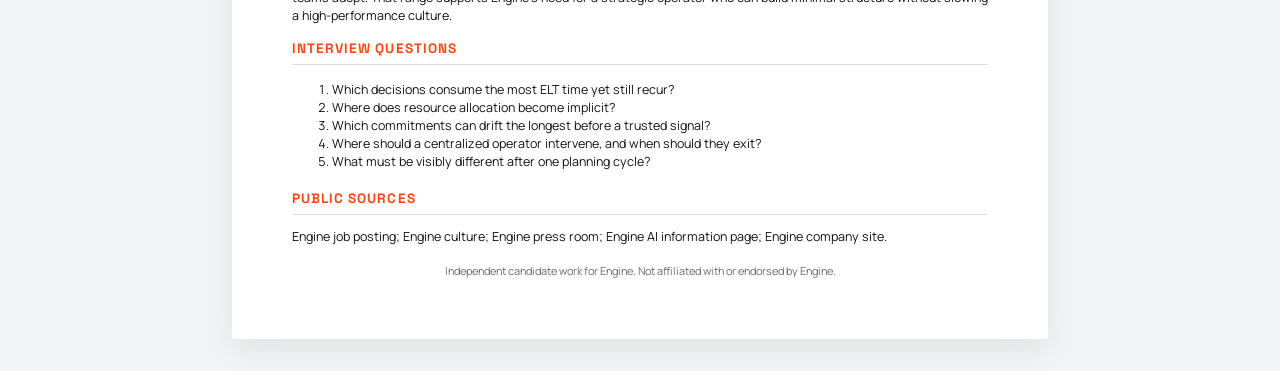
<file: interview-brief.html>
<!doctype html><html lang="en"><head><meta charset="utf-8"><meta name="viewport" content="width=device-width,initial-scale=1"><title>Engine Interview Thesis Brief</title><link rel="stylesheet" href="styles.css"></head><body class="doc-body"><div class="doc-actions no-print"><a class="button primary" href="pdfs/Russell-Dudek-Engine-Interview-Brief.pdf">Download PDF</a><a class="button secondary" href="index.html">Candidate vision</a></div><main class="doc-sheet"><header class="doc-header"><h1>Russell Dudek</h1><div class="doc-role">Senior Director, Business Operations - Interview Thesis Brief</div><div class="doc-contact">Pittsburgh, Pennsylvania | 412.287.8640 | russelldudek@gmail.com | linkedin.com/in/russelldudek | https://russelldudek.github.io/Engine/</div></header><section class="doc-section"><h2>Executive Thesis</h2><div class="doc-note"><strong>Deliberate speed needs a commitment routing system.</strong> Business Operations should shorten the distance from executive decision to observable result without becoming a process-imposing support layer.</div><h2>Actual Mandate</h2><p>Build the operating infrastructure for Engine's next stage of growth: company planning rhythms, resource decisions, high-stakes cross-functional execution, real-time executive visibility, centralized operators, and AI-enabled leverage.</p><h2>Operating Tensions</h2><ul><li>Speed vs. precision</li><li>High agency vs. enterprise alignment</li><li>Async reporting vs. signal integrity</li><li>Big-bet ambition vs. finite capacity</li><li>Centralized leverage vs. durable functional ownership</li></ul><h2>White-Space Point of View</h2><p>Move from a calendar of planning events to a live portfolio of commitments. Each major initiative carries a small commitment contract: outcome, DRI, resource envelope, leading signals, decision date, dependencies, and pivot/stop trigger.</p></section><div class="page-break"></div><section class="doc-section"><h2>Commitment Routing System</h2><ol><li><strong>Direction:</strong> Convert strategy into explicit enterprise outcomes and decision boundaries.</li><li><strong>Commit:</strong> Define finish condition, owner, value hypothesis, and dated decision.</li><li><strong>Route:</strong> Match scope to capacity, dependencies, and sequence.</li><li><strong>Observe:</strong> Automate collection and synthesis of leading signals.</li><li><strong>Intervene:</strong> Use MBR/QBR/ELT time for proceed, protect, reroute, pause, or stop decisions.</li></ol><h2>Executive Telemetry</h2><p>Portfolio focus, resource fit, delivery pace, decision latency, signal integrity, intervention quality, and adoption. Measures should use disclosed baselines and units; the system should never hide weak data behind a composite score.</p><h2>AI-First Efficiency</h2><p>Use AI agents to collect operating evidence, detect missing fields and stale signals, reconcile cross-system inputs, summarize variance, draft decision packets, and preserve decision history. Humans retain priority, resource, risk, and stopping authority.</p><h2>Centralized Ops Team</h2><p>Build a versatile pool of program managers and business operators deployed against explicit friction: enterprise ambiguity, cross-functional dependency load, decision latency, or critical initiative drift. Success means leaving behind stronger ownership and reusable mechanisms, not permanent staff augmentation.</p></section><div class="page-break"></div><section class="doc-section"><h2>Proof Map</h2><table style="width:100%;border-collapse:collapse;font-size:.75rem"><tr><th align="left">Role need</th><th align="left">Transferable evidence</th></tr><tr><td>High-velocity operating cadence</td><td>Amazon launch and 24/7 execution supporting approximately five million annual second-day orders.</td></tr><tr><td>Cross-functional operating infrastructure</td><td>Vape-Jet systems across production, quality, support, customer success, engineering flow, ERP, CRM, Slack, Jira, and telemetry.</td></tr><tr><td>High standards and rigorous logic</td><td>Compunetics high-reliability engineering, manufacturing, quality, technical programs, and process controls.</td></tr><tr><td>AI-driven leverage</td><td>DudeWorth agentic workflow patterns, human authority, evaluation, governance, and adoption.</td></tr></table><h2>Why the Evidence Transfers</h2><p>The operating environments differ, but the leadership pattern is consistent: align strategy and resources, make execution visible, connect technical and business signals, create decision-ready cadence, and scale only the mechanisms that teams adopt. That range supports Engine's need for a strategic operator who can build minimal structure without slowing a high-performance culture.</p><h2>Interview Questions</h2><ol><li>Which decisions consume the most ELT time yet still recur?</li><li>Where does resource allocation become implicit?</li><li>Which commitments can drift the longest before a trusted signal?</li><li>Where should a centralized operator intervene, and when should they exit?</li><li>What must be visibly different after one planning cycle?</li></ol><h2>Public Sources</h2><p>Engine job posting; Engine culture; Engine press room; Engine AI information page; Engine company site.</p></section><div class="doc-footer-note">Independent candidate work for Engine. Not affiliated with or endorsed by Engine.</div></main></body></html>
</file>
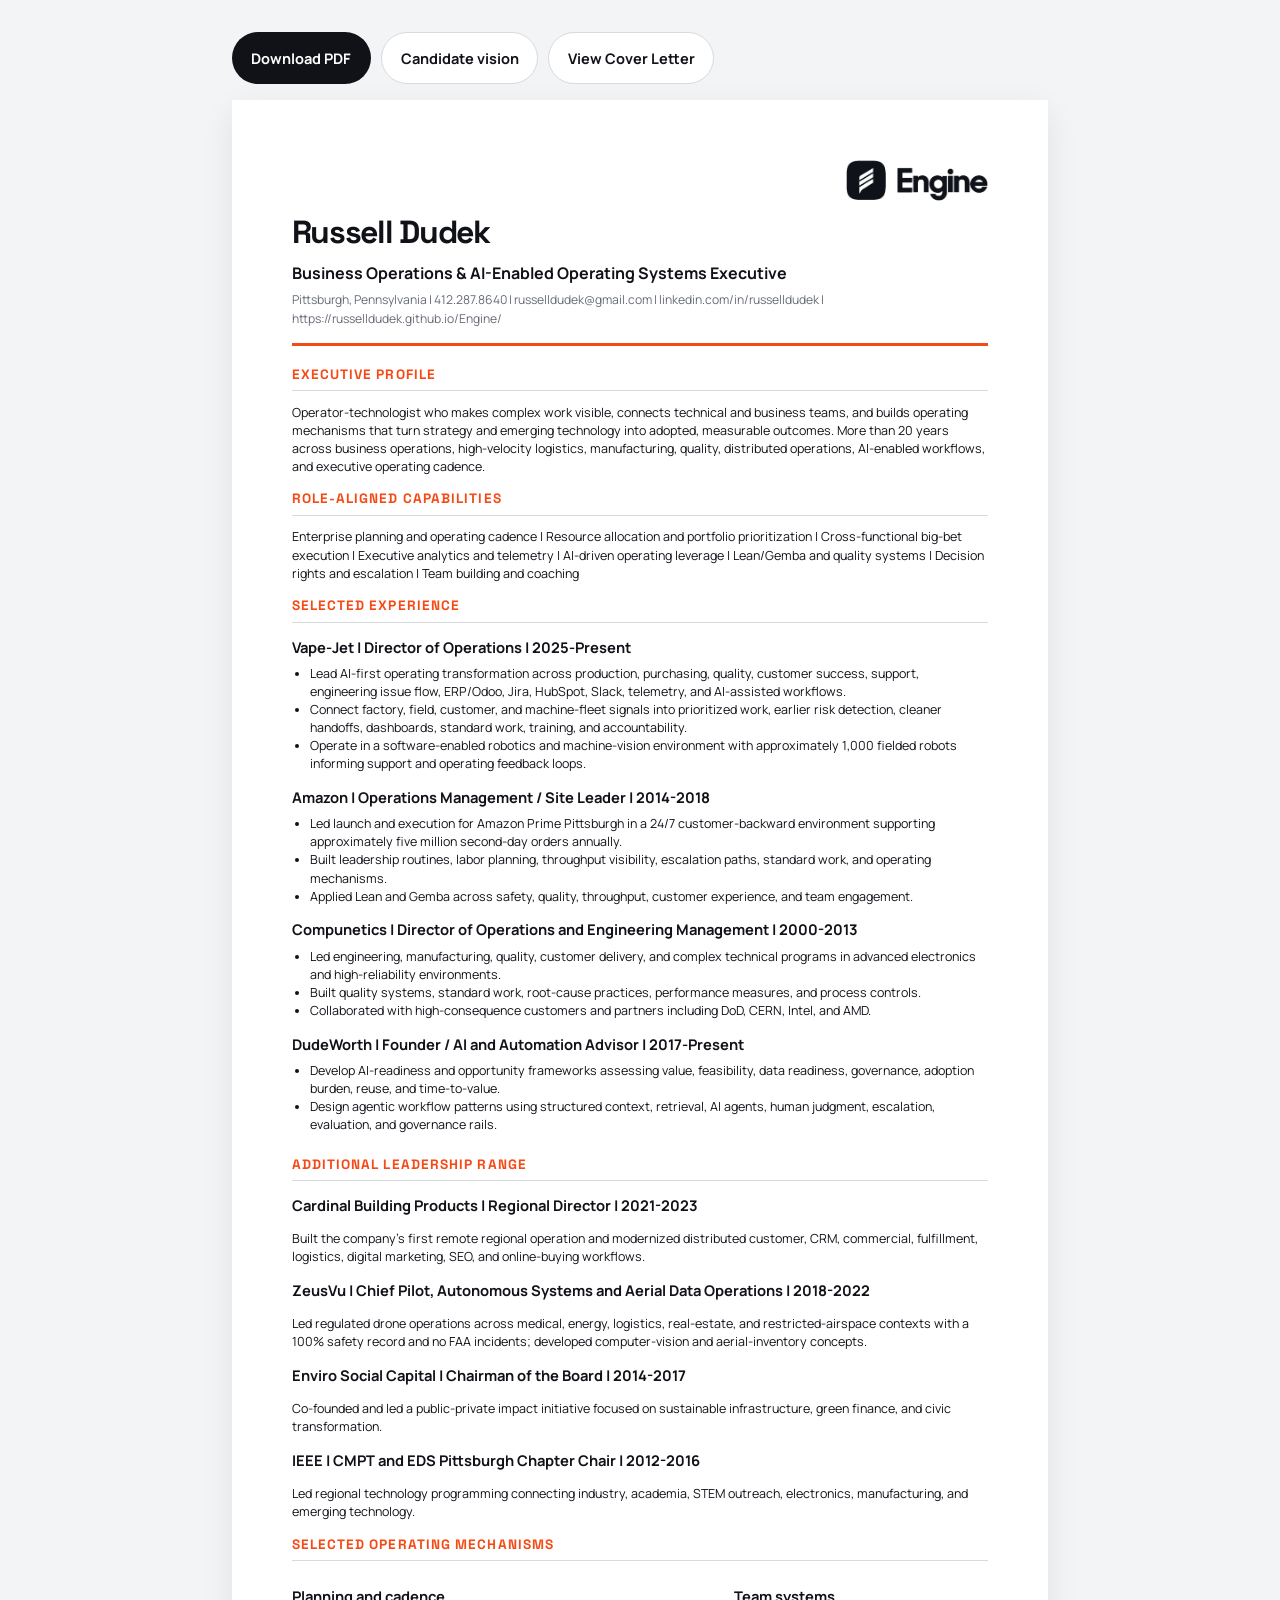
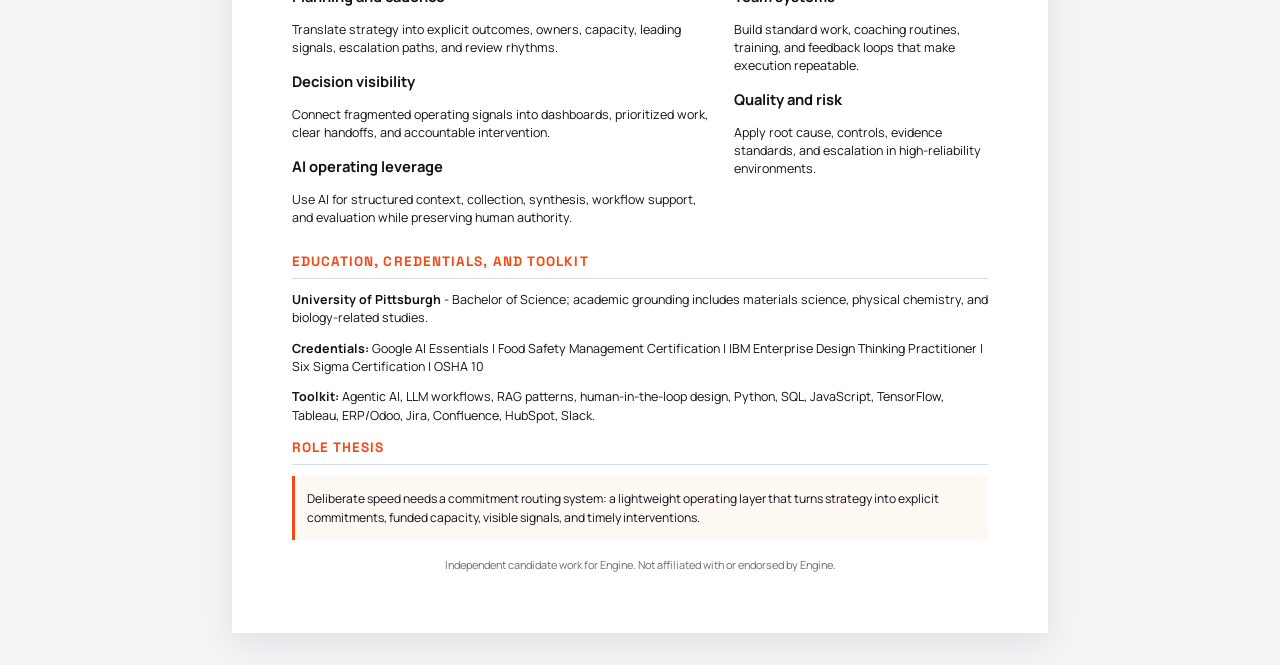
<file: resume.html>
<!doctype html><html lang="en"><head><meta charset="utf-8"><meta name="viewport" content="width=device-width,initial-scale=1"><title>Russell Dudek - Engine Resume</title><link rel="stylesheet" href="styles.css"></head><body class="doc-body"><div class="doc-actions no-print"><a class="button primary" href="pdfs/Russell-Dudek-Engine-Resume.pdf">Download PDF</a><a class="button secondary" href="index.html">Candidate vision</a><a class="button secondary" href="cover-letter.html">View Cover Letter</a></div><main class="doc-sheet"><header class="doc-header"><h1>Russell Dudek</h1><div class="doc-role">Business Operations & AI-Enabled Operating Systems Executive</div><div class="doc-contact">Pittsburgh, Pennsylvania | 412.287.8640 | russelldudek@gmail.com | linkedin.com/in/russelldudek | https://russelldudek.github.io/Engine/</div></header><section class="doc-section"><h2>Executive Profile</h2><p>Operator-technologist who makes complex work visible, connects technical and business teams, and builds operating mechanisms that turn strategy and emerging technology into adopted, measurable outcomes. More than 20 years across business operations, high-velocity logistics, manufacturing, quality, distributed operations, AI-enabled workflows, and executive operating cadence.</p></section><section class="doc-section"><h2>Role-Aligned Capabilities</h2><p>Enterprise planning and operating cadence | Resource allocation and portfolio prioritization | Cross-functional big-bet execution | Executive analytics and telemetry | AI-driven operating leverage | Lean/Gemba and quality systems | Decision rights and escalation | Team building and coaching</p></section><section class="doc-section"><h2>Selected Experience</h2><h3>Vape-Jet | Director of Operations | 2025-Present</h3><ul><li>Lead AI-first operating transformation across production, purchasing, quality, customer success, support, engineering issue flow, ERP/Odoo, Jira, HubSpot, Slack, telemetry, and AI-assisted workflows.</li><li>Connect factory, field, customer, and machine-fleet signals into prioritized work, earlier risk detection, cleaner handoffs, dashboards, standard work, training, and accountability.</li><li>Operate in a software-enabled robotics and machine-vision environment with approximately 1,000 fielded robots informing support and operating feedback loops.</li></ul><h3>Amazon | Operations Management / Site Leader | 2014-2018</h3><ul><li>Led launch and execution for Amazon Prime Pittsburgh in a 24/7 customer-backward environment supporting approximately five million second-day orders annually.</li><li>Built leadership routines, labor planning, throughput visibility, escalation paths, standard work, and operating mechanisms.</li><li>Applied Lean and Gemba across safety, quality, throughput, customer experience, and team engagement.</li></ul><h3>Compunetics | Director of Operations and Engineering Management | 2000-2013</h3><ul><li>Led engineering, manufacturing, quality, customer delivery, and complex technical programs in advanced electronics and high-reliability environments.</li><li>Built quality systems, standard work, root-cause practices, performance measures, and process controls.</li><li>Collaborated with high-consequence customers and partners including DoD, CERN, Intel, and AMD.</li></ul><h3>DudeWorth | Founder / AI and Automation Advisor | 2017-Present</h3><ul><li>Develop AI-readiness and opportunity frameworks assessing value, feasibility, data readiness, governance, adoption burden, reuse, and time-to-value.</li><li>Design agentic workflow patterns using structured context, retrieval, AI agents, human judgment, escalation, evaluation, and governance rails.</li></ul></section><div class="page-break"></div><section class="doc-section"><h2>Additional Leadership Range</h2><h3>Cardinal Building Products | Regional Director | 2021-2023</h3><p>Built the company's first remote regional operation and modernized distributed customer, CRM, commercial, fulfillment, logistics, digital marketing, SEO, and online-buying workflows.</p><h3>ZeusVu | Chief Pilot, Autonomous Systems and Aerial Data Operations | 2018-2022</h3><p>Led regulated drone operations across medical, energy, logistics, real-estate, and restricted-airspace contexts with a 100% safety record and no FAA incidents; developed computer-vision and aerial-inventory concepts.</p><h3>Enviro Social Capital | Chairman of the Board | 2014-2017</h3><p>Co-founded and led a public-private impact initiative focused on sustainable infrastructure, green finance, and civic transformation.</p><h3>IEEE | CMPT and EDS Pittsburgh Chapter Chair | 2012-2016</h3><p>Led regional technology programming connecting industry, academia, STEM outreach, electronics, manufacturing, and emerging technology.</p></section><section class="doc-section"><h2>Selected Operating Mechanisms</h2><div class="doc-two-col"><div><h3>Planning and cadence</h3><p>Translate strategy into explicit outcomes, owners, capacity, leading signals, escalation paths, and review rhythms.</p><h3>Decision visibility</h3><p>Connect fragmented operating signals into dashboards, prioritized work, clear handoffs, and accountable intervention.</p><h3>AI operating leverage</h3><p>Use AI for structured context, collection, synthesis, workflow support, and evaluation while preserving human authority.</p></div><div><h3>Team systems</h3><p>Build standard work, coaching routines, training, and feedback loops that make execution repeatable.</p><h3>Quality and risk</h3><p>Apply root cause, controls, evidence standards, and escalation in high-reliability environments.</p></div></div></section><section class="doc-section"><h2>Education, Credentials, and Toolkit</h2><p><strong>University of Pittsburgh</strong> - Bachelor of Science; academic grounding includes materials science, physical chemistry, and biology-related studies.</p><p><strong>Credentials:</strong> Google AI Essentials | Food Safety Management Certification | IBM Enterprise Design Thinking Practitioner | Six Sigma Certification | OSHA 10</p><p><strong>Toolkit:</strong> Agentic AI, LLM workflows, RAG patterns, human-in-the-loop design, Python, SQL, JavaScript, TensorFlow, Tableau, ERP/Odoo, Jira, Confluence, HubSpot, Slack.</p></section><section class="doc-section"><h2>Role Thesis</h2><div class="doc-note">Deliberate speed needs a commitment routing system: a lightweight operating layer that turns strategy into explicit commitments, funded capacity, visible signals, and timely interventions.</div></section><div class="doc-footer-note">Independent candidate work for Engine. Not affiliated with or endorsed by Engine.</div></main></body></html>
</file>
<file: styles.css>
@import url('https://fonts.googleapis.com/css2?family=Manrope:wght@400;500;600;700;800&family=Space+Grotesk:wght@500;600;700&display=swap');
@import url('./brand-tokens.css');
*{box-sizing:border-box} html{scroll-behavior:smooth} body{margin:0;background:var(--engine-white);color:var(--engine-ink);font-family:Manrope,system-ui,sans-serif;line-height:1.6} a{color:inherit} img{max-width:100%}
.skip-link{position:absolute;left:-9999px;top:0;background:#fff;color:#000;padding:.8rem 1rem;z-index:999}.skip-link:focus{left:1rem;top:1rem}
.site-header{position:sticky;top:0;z-index:40;background:rgba(255,255,255,.91);backdrop-filter:blur(16px);border-bottom:1px solid rgba(16,18,24,.08)}
.header-inner{max-width:var(--max-width);margin:auto;padding:1rem 1.25rem;display:flex;align-items:center;justify-content:space-between;gap:1rem}.brand-lockup{display:flex;align-items:center;gap:.9rem;text-decoration:none}.brand-word{font-family:'Space Grotesk',sans-serif;font-size:1.38rem;font-weight:700;letter-spacing:-.04em}.candidate-label{font-size:.72rem;color:var(--engine-muted);line-height:1.15;border-left:1px solid var(--engine-line);padding-left:.85rem}.nav{display:flex;align-items:center;gap:1.1rem;font-size:.87rem}.nav a{text-decoration:none;color:var(--engine-muted);font-weight:600}.nav a:hover,.nav a:focus{color:var(--engine-ink)}.nav .nav-cta{background:var(--engine-ink);color:white;padding:.65rem .95rem;border-radius:999px}
.hero{min-height:calc(100vh - 74px);display:grid;align-items:center;position:relative;overflow:hidden;background:linear-gradient(180deg,#fff 0%,#fff8f3 100%)}.hero:after{content:'';position:absolute;inset:auto -12% -42% 25%;height:620px;border-radius:50%;background:radial-gradient(circle,rgba(245,74,22,.16),transparent 67%);pointer-events:none}.hero-inner{max-width:var(--max-width);margin:auto;padding:5.5rem 1.25rem 4rem;display:grid;grid-template-columns:minmax(0,1.03fr) minmax(420px,.97fr);gap:4.5rem;align-items:center}.company-id{font-weight:700;letter-spacing:.08em;text-transform:uppercase;font-size:.76rem;color:var(--engine-orange);margin:0 0 1.2rem}.hero h1{font-family:'Space Grotesk',sans-serif;font-size:clamp(3rem,6vw,6.2rem);line-height:.94;letter-spacing:-.065em;margin:0 0 1.5rem;max-width:10.5ch}.hero h1 span{color:var(--engine-orange)}.hero-copy{font-size:1.18rem;max-width:60ch;color:var(--engine-ink-2);margin:0 0 1.7rem}.hero-actions{display:flex;gap:.8rem;flex-wrap:wrap}.button{display:inline-flex;align-items:center;justify-content:center;gap:.45rem;text-decoration:none;border:1px solid transparent;border-radius:999px;padding:.85rem 1.15rem;font-weight:700;font-size:.91rem;cursor:pointer}.button.primary{background:var(--engine-ink);color:white}.button.secondary{border-color:var(--engine-line);background:white}.button.orange{background:var(--engine-orange);color:white}.button:hover{transform:translateY(-1px)}.micro-note{font-size:.76rem;color:var(--engine-muted);margin-top:1rem}
.route-stage{position:relative;min-height:520px}.route-map{position:absolute;inset:0;border-radius:36px;background:var(--engine-ink);box-shadow:var(--shadow-soft);overflow:hidden;padding:2rem;color:white}.route-map:before{content:'';position:absolute;inset:-20%;background:radial-gradient(circle at 75% 15%,rgba(245,74,22,.35),transparent 30%),radial-gradient(circle at 25% 80%,rgba(15,106,106,.34),transparent 28%)}.route-title{position:relative;z-index:2;font-family:'Space Grotesk';font-size:1.05rem;font-weight:700}.route-sub{position:relative;z-index:2;color:#b9bdc6;font-size:.76rem}.route-grid{position:absolute;inset:92px 28px 32px}.route-line{position:absolute;height:2px;background:linear-gradient(90deg,var(--engine-orange),rgba(245,74,22,.18));transform-origin:left center;opacity:.78}.route-line.l1{left:14%;top:18%;width:64%;transform:rotate(22deg)}.route-line.l2{left:21%;top:62%;width:59%;transform:rotate(-24deg)}.route-line.l3{left:17%;top:39%;width:63%;transform:rotate(3deg)}.route-line.l4{left:48%;top:25%;width:33%;transform:rotate(55deg)}.route-node{position:absolute;width:126px;min-height:72px;padding:.8rem;border:1px solid rgba(255,255,255,.22);background:rgba(255,255,255,.08);backdrop-filter:blur(10px);border-radius:16px;z-index:3}.route-node strong{display:block;font-size:.83rem}.route-node small{display:block;color:#c5c8ce;font-size:.66rem;margin-top:.2rem}.route-node:before{content:'';position:absolute;width:10px;height:10px;border-radius:50%;background:var(--engine-orange);box-shadow:0 0 0 8px rgba(245,74,22,.12);left:-5px;top:50%;animation:pulse 2.2s ease-in-out infinite}.route-node.n1{left:4%;top:12%}.route-node.n2{left:35%;top:28%}.route-node.n3{right:4%;top:9%}.route-node.n4{left:18%;bottom:8%}.route-node.n5{right:5%;bottom:14%}.signal{position:absolute;width:10px;height:10px;border-radius:50%;background:white;box-shadow:0 0 14px white;z-index:4;offset-path:path('M 60 90 C 190 10 310 175 440 85 C 500 45 540 210 440 315 C 325 410 190 245 90 345');animation:travel 7s linear infinite}.signal.s2{animation-delay:-2.4s;background:var(--engine-orange);box-shadow:0 0 14px var(--engine-orange)}.signal.s3{animation-delay:-4.8s;background:#9bd5d5;box-shadow:0 0 14px #9bd5d5}@keyframes travel{to{offset-distance:100%}}@keyframes pulse{50%{transform:scale(1.28);box-shadow:0 0 0 13px rgba(245,74,22,.04)}}
.section{padding:7rem 1.25rem}.section-inner{max-width:var(--max-width);margin:auto}.section.dark{background:var(--engine-ink);color:white}.section.cream{background:var(--engine-cream)}.section.mist{background:var(--engine-mist)}.section-head{display:grid;grid-template-columns:.72fr 1.28fr;gap:3rem;margin-bottom:3.5rem;align-items:end}.section-num{font-family:'Space Grotesk';color:var(--engine-orange);font-weight:700}.section h2{font-family:'Space Grotesk';font-size:clamp(2.3rem,4.8vw,4.7rem);line-height:1;letter-spacing:-.055em;margin:0}.section-lede{font-size:1.08rem;color:var(--engine-muted);max-width:62ch;margin:1rem 0 0}.dark .section-lede{color:#b9bdc6}.eyebrow{font-size:.74rem;font-weight:800;letter-spacing:.1em;text-transform:uppercase;color:var(--engine-orange);margin-bottom:1rem}
.moment-grid{display:grid;grid-template-columns:1.1fr .9fr;gap:2.2rem}.moment-copy{font-size:1.2rem;max-width:57ch}.fact-rail{border-left:1px solid var(--engine-line);padding-left:2rem;display:grid;gap:1.4rem}.fact strong{font-family:'Space Grotesk';font-size:2.4rem;line-height:1;display:block}.fact span{color:var(--engine-muted);font-size:.82rem}.source-note{font-size:.73rem;color:var(--engine-muted);margin-top:1.6rem}.source-note a{color:inherit}
.tension-list{display:grid;gap:0;border-top:1px solid rgba(255,255,255,.15)}.tension{display:grid;grid-template-columns:1fr 1fr auto;gap:1.2rem;padding:1.5rem 0;border-bottom:1px solid rgba(255,255,255,.15);align-items:center}.tension strong{font-size:1.15rem}.tension span{color:#b9bdc6}.tension .arrow{color:var(--engine-orange);font-size:1.4rem}
.model-strip{display:grid;grid-template-columns:repeat(5,1fr);gap:1px;background:var(--engine-line);border:1px solid var(--engine-line);border-radius:22px;overflow:hidden}.model-step{background:white;padding:1.55rem 1.2rem;min-height:220px}.model-step .step-num{font-family:'Space Grotesk';color:var(--engine-orange);font-weight:700}.model-step h3{font-size:1.12rem;margin:.8rem 0 .65rem}.model-step p{font-size:.86rem;color:var(--engine-muted);margin:0}.model-step:hover{background:var(--engine-cream)}
.router-shell{background:white;border:1px solid var(--engine-line);border-radius:30px;box-shadow:var(--shadow-soft);display:grid;grid-template-columns:.9fr 1.1fr;overflow:hidden}.router-controls{padding:2.1rem;border-right:1px solid var(--engine-line)}.router-output{padding:2.1rem;background:linear-gradient(145deg,#fff,#fff7f1)}.scenario-tabs{display:flex;gap:.45rem;flex-wrap:wrap;margin-bottom:1.5rem}.scenario-tab{border:1px solid var(--engine-line);background:white;padding:.55rem .75rem;border-radius:999px;font:inherit;font-size:.76rem;font-weight:700;cursor:pointer}.scenario-tab[aria-selected='true']{background:var(--engine-ink);color:white;border-color:var(--engine-ink)}.control{margin:1.3rem 0}.control label{display:flex;justify-content:space-between;gap:1rem;font-weight:700;font-size:.86rem}.control output{color:var(--engine-orange)} input[type=range]{width:100%;accent-color:var(--engine-orange)}.control-help{font-size:.7rem;color:var(--engine-muted)}.decision-state{display:flex;align-items:center;justify-content:space-between;gap:1rem;border-bottom:1px solid var(--engine-line);padding-bottom:1rem}.decision-badge{background:var(--engine-orange);color:white;padding:.55rem .75rem;border-radius:999px;font-weight:800;font-size:.74rem}.decision-title{font-family:'Space Grotesk';font-size:2.2rem;line-height:1.05;margin:1.3rem 0 .5rem}.decision-copy{color:var(--engine-muted)}.decision-grid{display:grid;grid-template-columns:repeat(2,1fr);gap:.8rem;margin-top:1.2rem}.decision-cell{border-top:2px solid var(--engine-ink);padding-top:.65rem}.decision-cell strong{font-size:.78rem}.decision-cell p{font-size:.76rem;color:var(--engine-muted);margin:.3rem 0}.assumption{margin-top:1rem;font-size:.68rem;color:var(--engine-muted)}
.scorecard{display:grid;grid-template-columns:1fr 1fr;gap:1.3rem}.score-row{display:grid;grid-template-columns:180px 1fr;gap:1rem;padding:1.3rem 0;border-bottom:1px solid var(--engine-line)}.score-row strong{font-size:.84rem}.score-row span{color:var(--engine-muted);font-size:.84rem}.score-band{height:7px;background:#e9eaed;border-radius:99px;overflow:hidden;margin-top:.6rem}.score-band i{display:block;height:100%;background:linear-gradient(90deg,var(--engine-orange),var(--candidate-teal));width:65%}
.proof-map{display:grid;grid-template-columns:repeat(4,1fr);gap:1rem}.proof{padding:1.4rem;border-top:3px solid var(--engine-orange);background:white;box-shadow:var(--shadow-card);min-height:250px}.proof h3{font-size:1rem}.proof p{font-size:.82rem;color:var(--engine-muted)}.proof .evidence{font-size:.7rem;color:var(--engine-ink);font-weight:700}
.timeline{display:grid;grid-template-columns:repeat(3,1fr);gap:1rem}.phase{position:relative;padding:1.5rem;background:white;border:1px solid var(--engine-line);border-radius:18px}.phase .days{font-family:'Space Grotesk';color:var(--engine-orange);font-weight:700}.phase h3{font-size:1.15rem;margin:.5rem 0}.phase ul{padding-left:1.1rem;color:var(--engine-muted);font-size:.82rem}.phase li{margin:.45rem 0}
.objection{display:grid;grid-template-columns:.7fr 1.3fr;gap:3rem;align-items:start}.objection-quote{font-family:'Space Grotesk';font-size:2.1rem;line-height:1.12;letter-spacing:-.035em;color:var(--engine-orange)}.objection-answer p{font-size:1rem}.boundary{border-left:3px solid var(--engine-orange);padding-left:1rem;color:var(--engine-muted)}
.questions{display:grid;gap:.7rem}.question{display:grid;grid-template-columns:44px 1fr;gap:1rem;padding:1.2rem 0;border-bottom:1px solid var(--engine-line)}.question b{font-family:'Space Grotesk';color:var(--engine-orange)}
.download-grid{display:grid;grid-template-columns:repeat(3,1fr);gap:1rem}.download{background:white;border:1px solid var(--engine-line);padding:1.35rem;border-radius:16px;text-decoration:none;display:block}.download:hover{border-color:var(--engine-orange);transform:translateY(-2px)}.download strong{display:block}.download span{font-size:.76rem;color:var(--engine-muted)}
.footer{background:var(--engine-ink);color:white;padding:2.5rem 1.25rem}.footer-inner{max-width:var(--max-width);margin:auto;display:flex;justify-content:space-between;gap:2rem;align-items:flex-end}.footer small{color:#aeb2ba}.footer a{color:white}
.doc-body{background:var(--engine-mist);padding:2rem}.doc-actions{max-width:8.5in;margin:0 auto 1rem;display:flex;gap:.65rem;flex-wrap:wrap}.doc-sheet{max-width:8.5in;margin:auto;background:white;min-height:11in;box-shadow:var(--shadow-card);padding:.62in}.doc-header{border-bottom:3px solid var(--engine-orange);padding-bottom:.9rem;margin-bottom:1.1rem}.doc-header h1{font-family:'Space Grotesk';font-size:2rem;letter-spacing:-.04em;margin:0}.doc-role{font-weight:700;margin:.2rem 0}.doc-contact{font-size:.76rem;color:var(--engine-muted)}.doc-contact a{color:inherit}.doc-section h2{font-family:'Space Grotesk';font-size:.85rem;letter-spacing:.08em;text-transform:uppercase;color:var(--engine-orange);border-bottom:1px solid var(--engine-line);padding-bottom:.3rem}.doc-section h3{font-size:.92rem;margin:.8rem 0 .15rem}.doc-section p,.doc-section li{font-size:.78rem;line-height:1.45}.doc-section ul{margin:.35rem 0 .7rem;padding-left:1.15rem}.doc-two-col{display:grid;grid-template-columns:1.25fr .75fr;gap:1.2rem}.doc-note{background:var(--engine-cream);padding:.8rem;border-left:3px solid var(--engine-orange);font-size:.76rem}.page-break{break-before:page;page-break-before:always;margin-top:1.2rem}.doc-footer-note{font-size:.68rem;color:var(--engine-muted);margin-top:1rem;text-align:center}
@media (max-width:1000px){.hero-inner{grid-template-columns:1fr;gap:2.5rem}.route-stage{min-height:500px}.section-head{grid-template-columns:1fr}.moment-grid,.router-shell,.objection{grid-template-columns:1fr}.router-controls{border-right:0;border-bottom:1px solid var(--engine-line)}.model-strip{grid-template-columns:1fr 1fr}.proof-map{grid-template-columns:1fr 1fr}.download-grid{grid-template-columns:1fr 1fr}}
@media (max-width:680px){.nav a:not(.nav-cta){display:none}.candidate-label{display:none}.hero-inner{padding-top:4rem}.hero h1{font-size:3.5rem}.route-stage{min-height:430px}.route-node{width:102px;padding:.6rem}.route-grid{inset:90px 15px 24px}.section{padding:5rem 1rem}.tension{grid-template-columns:1fr}.tension .arrow{display:none}.model-strip,.proof-map,.timeline,.download-grid,.scorecard,.decision-grid{grid-template-columns:1fr}.score-row{grid-template-columns:1fr}.fact-rail{border-left:0;padding-left:0;border-top:1px solid var(--engine-line);padding-top:1.5rem}.footer-inner{display:block}.doc-body{padding:.5rem}.doc-sheet{padding:.4in;min-height:auto}.doc-two-col{grid-template-columns:1fr}}
@media print{.site-header,.doc-actions,.footer,.no-print{display:none!important}.doc-body{background:white;padding:0}.doc-sheet{box-shadow:none;max-width:none;margin:0;padding:.45in}.page-break{page-break-before:always}.doc-sheet a{text-decoration:none;color:inherit}}
@media (prefers-reduced-motion:reduce){html{scroll-behavior:auto}*,*:before,*:after{animation:none!important;transition:none!important}.signal{display:none}.button:hover,.download:hover{transform:none}}
</file>
